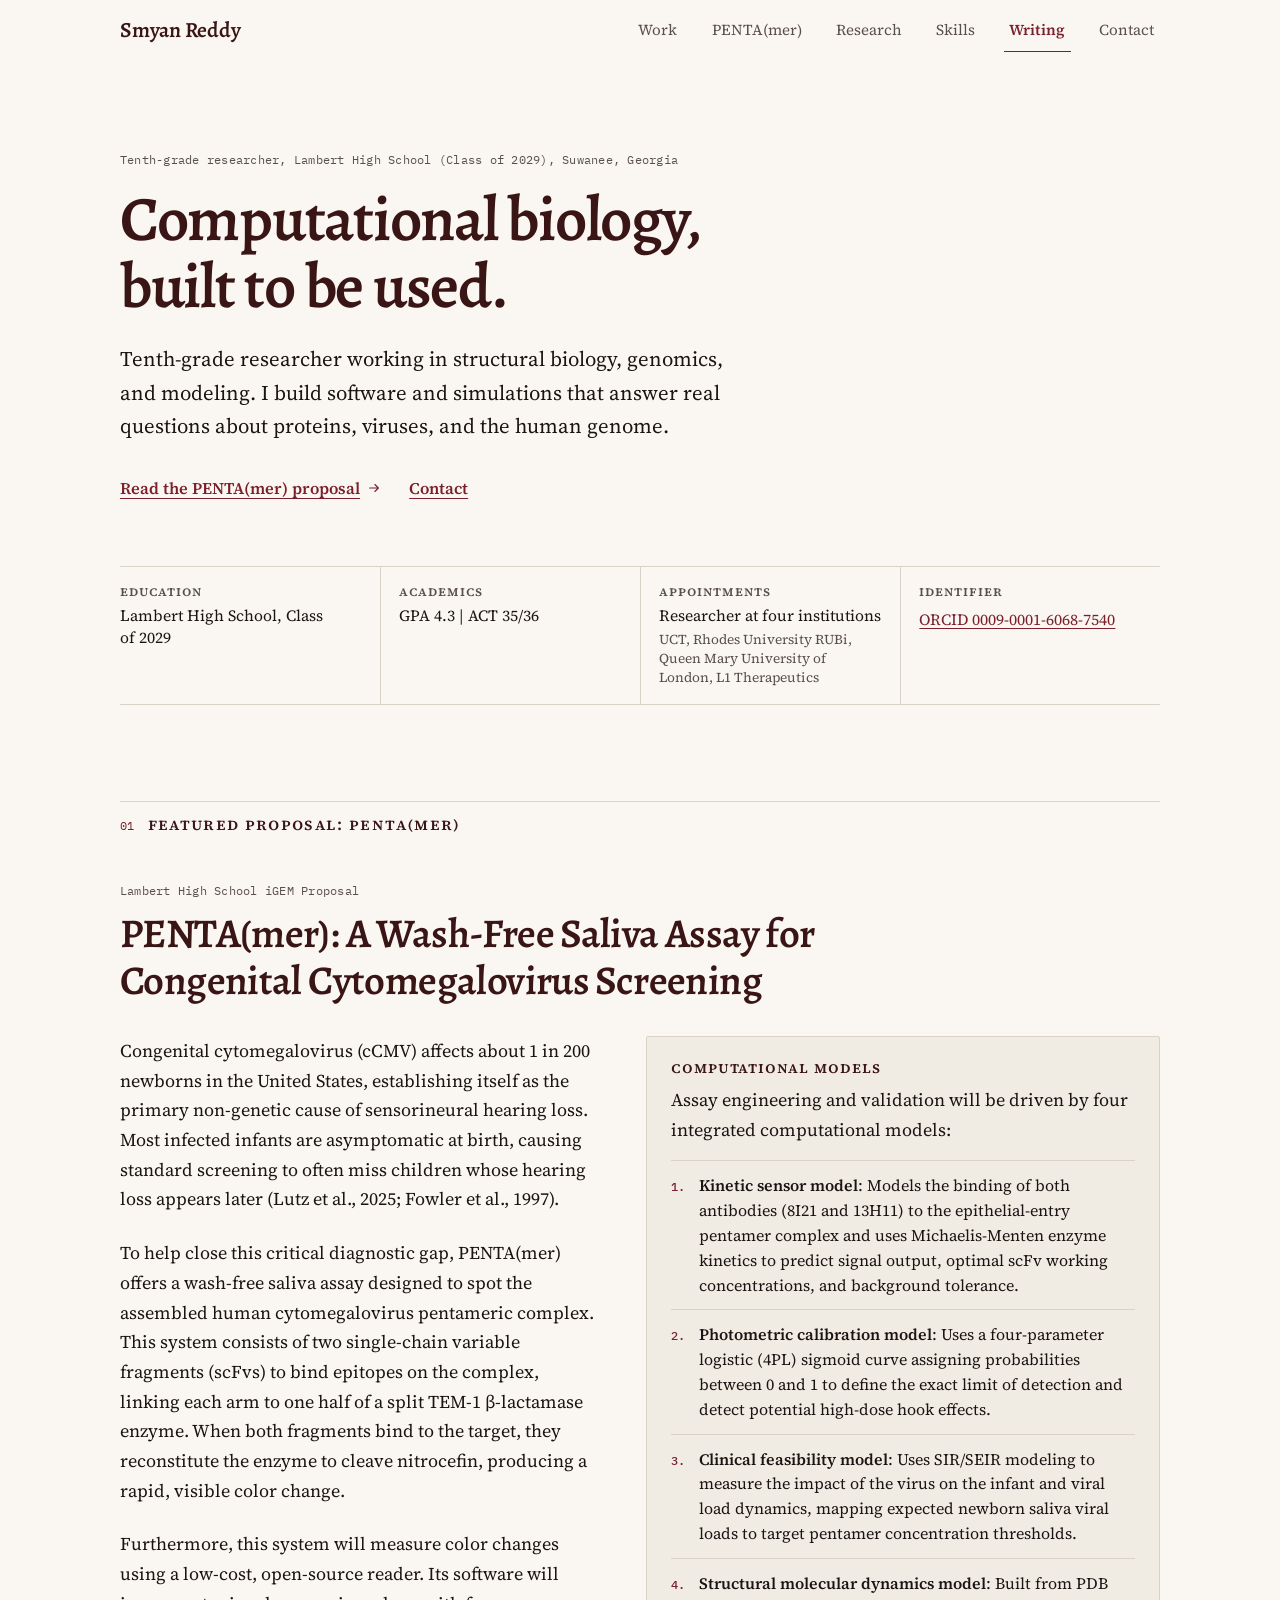
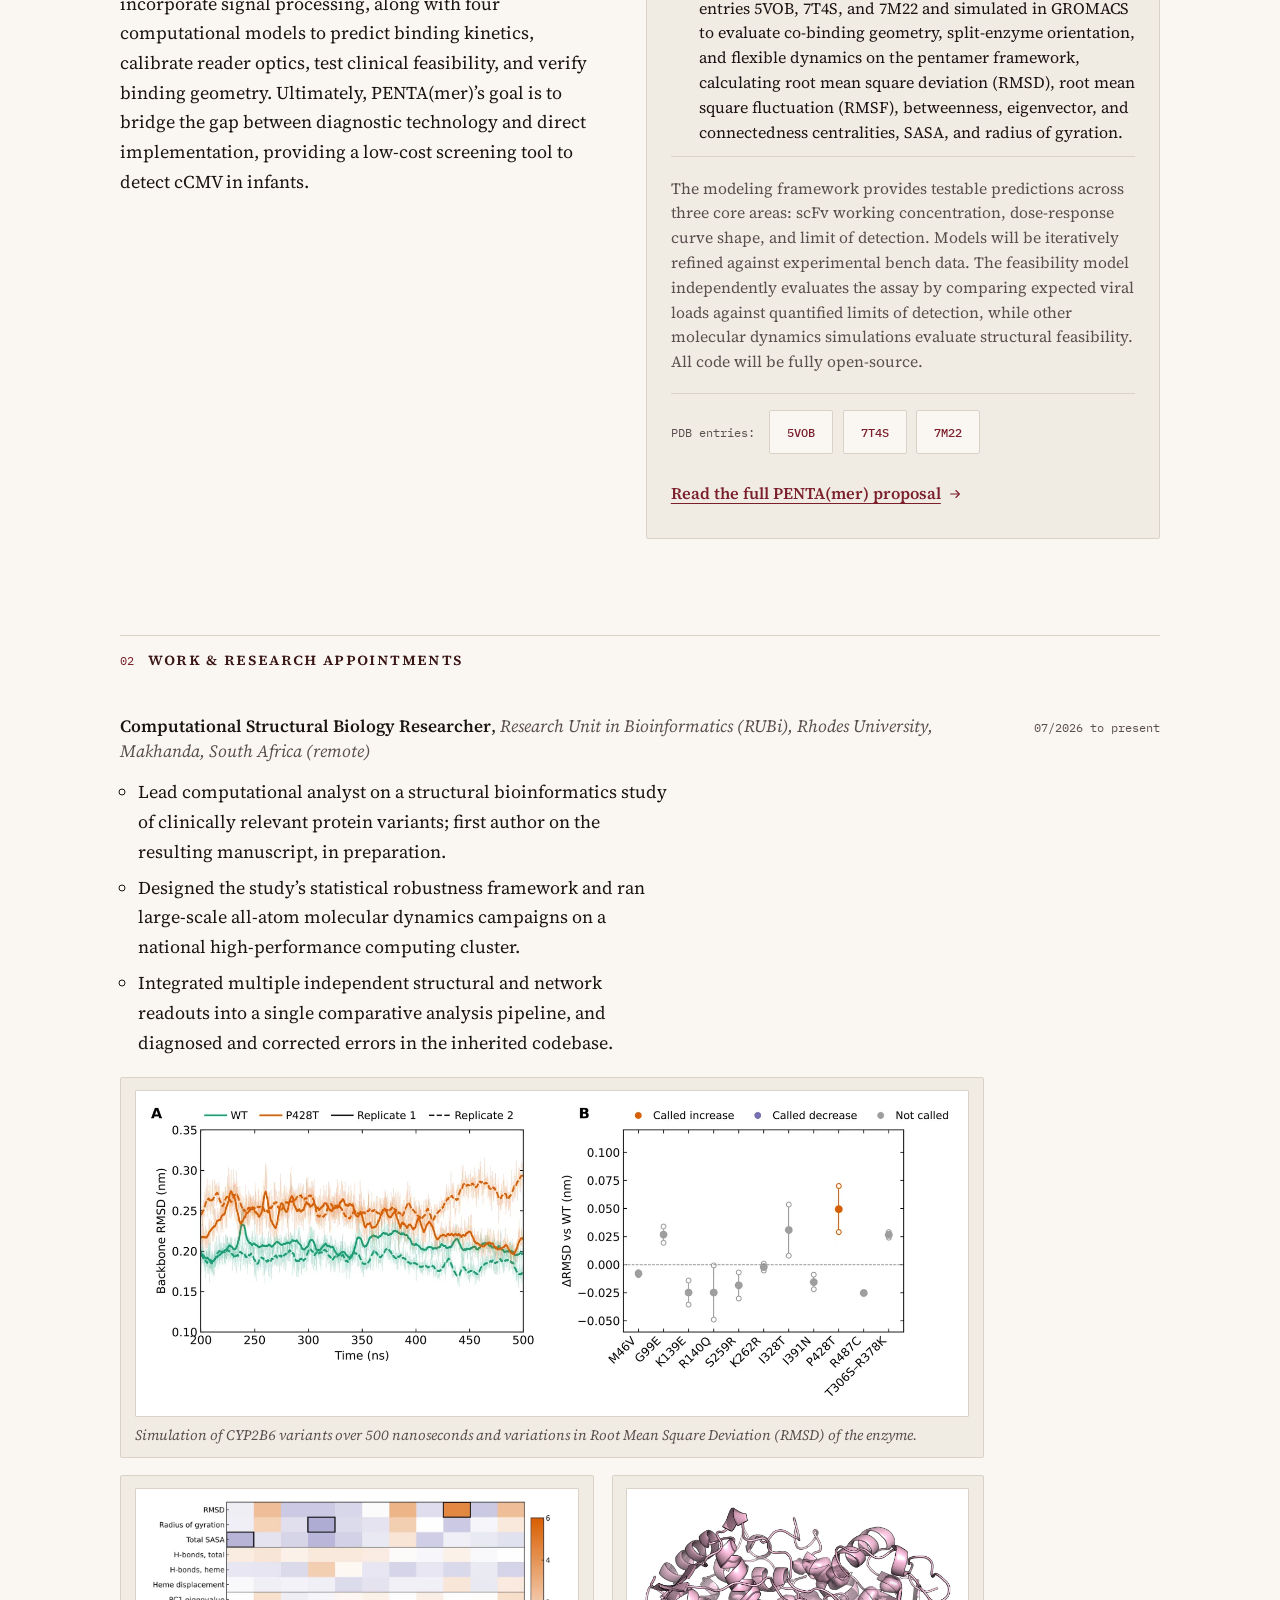
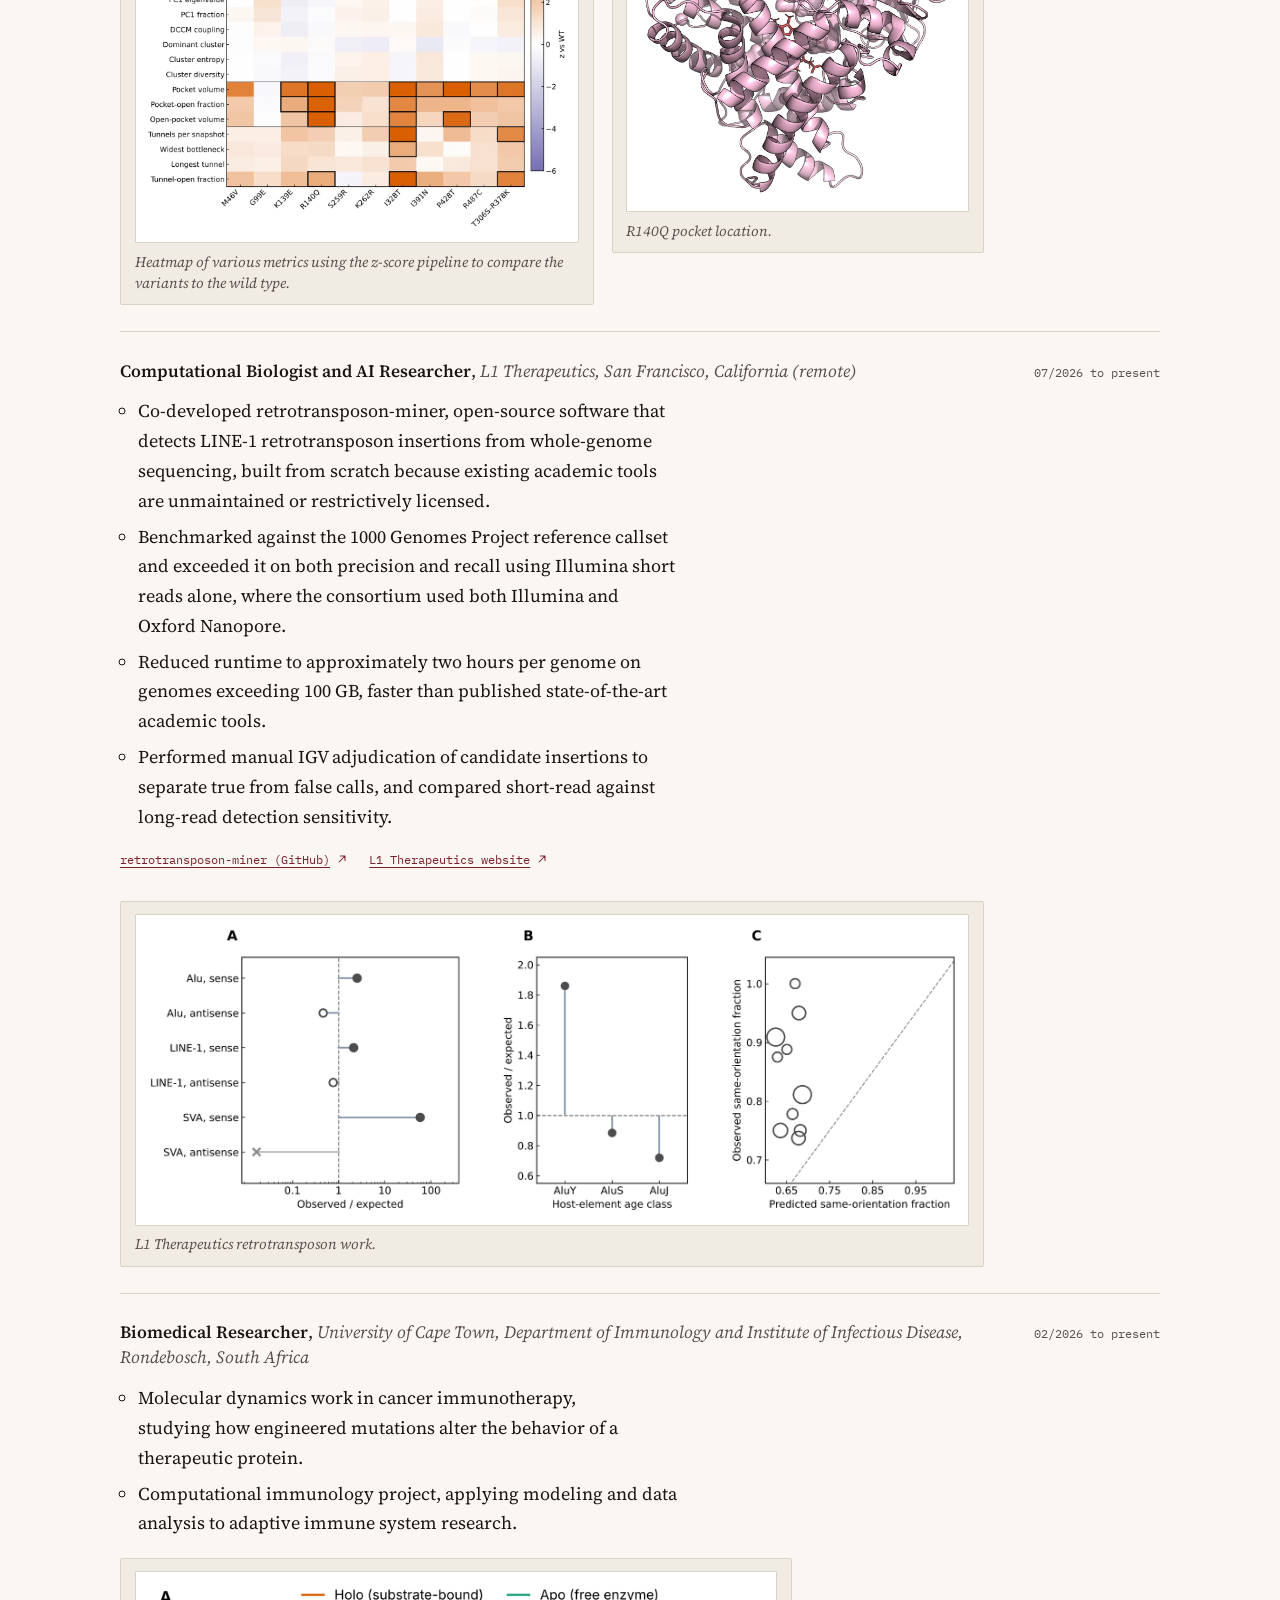
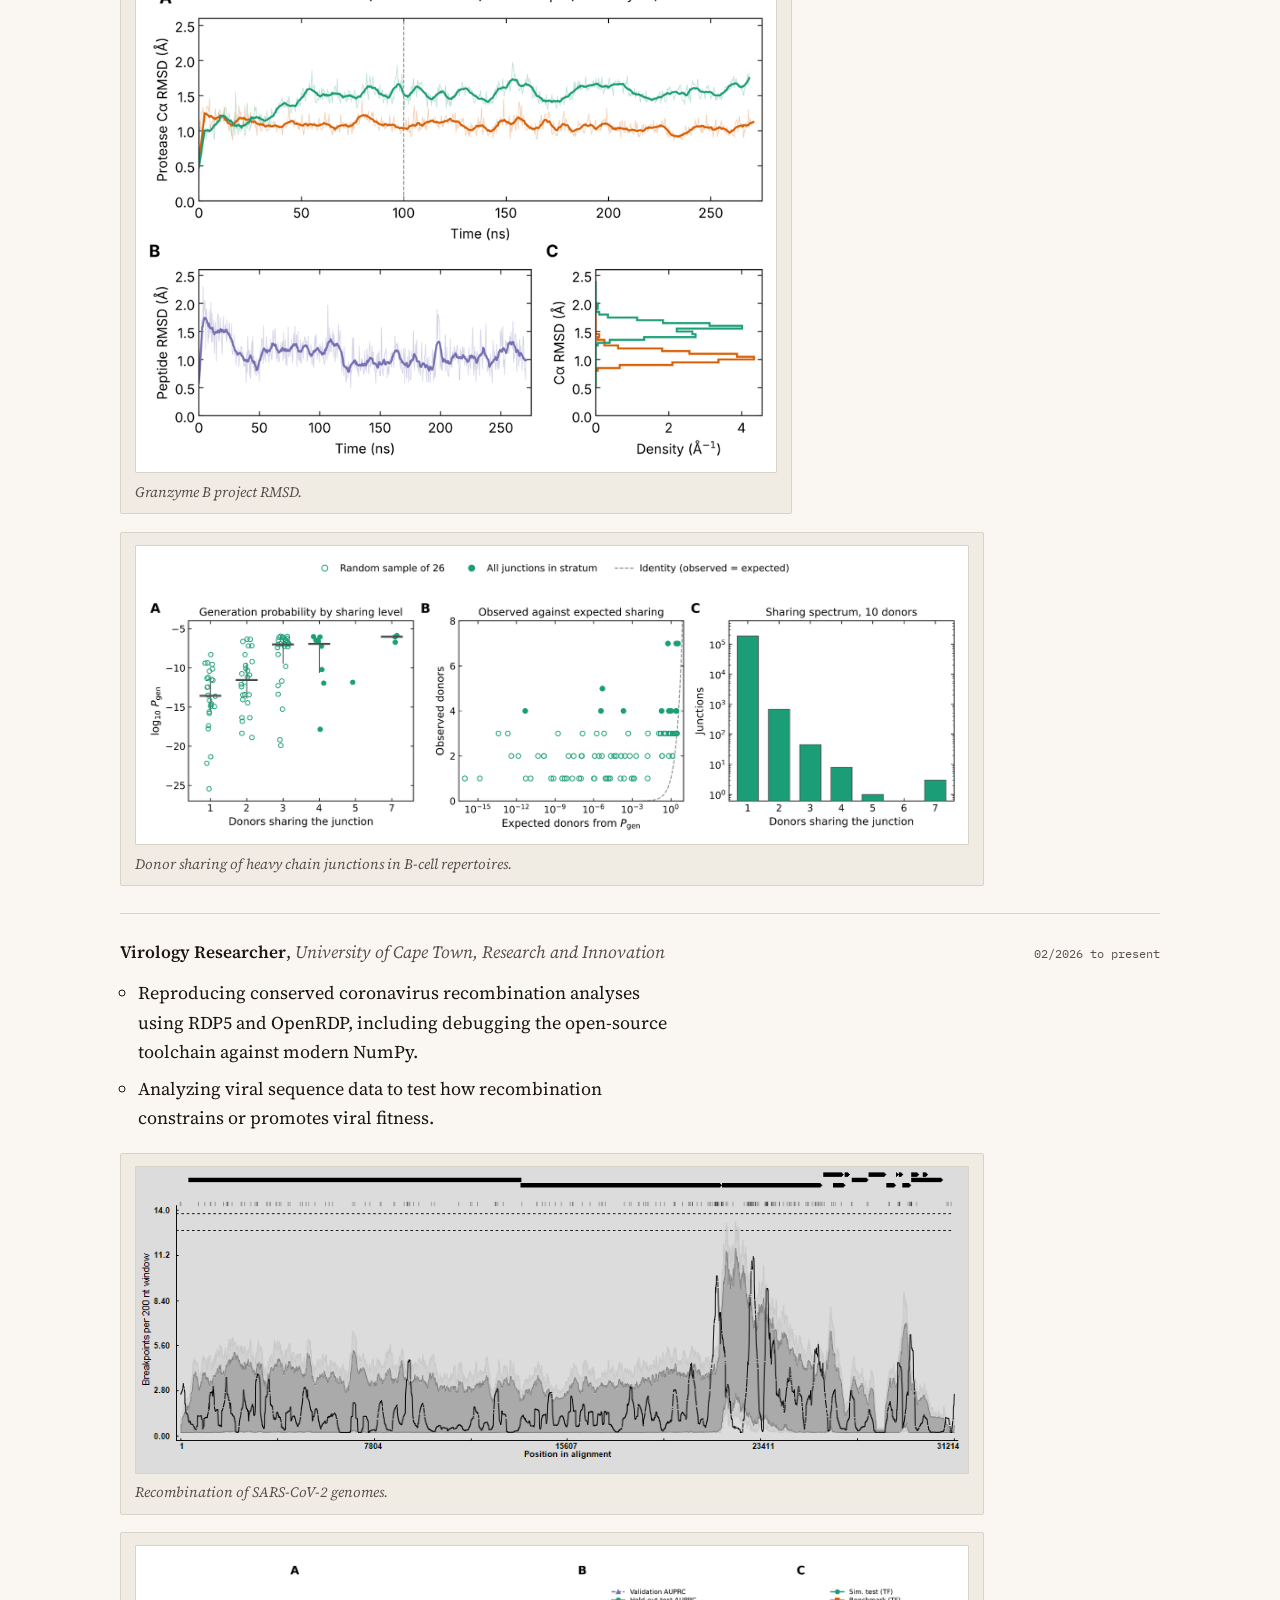
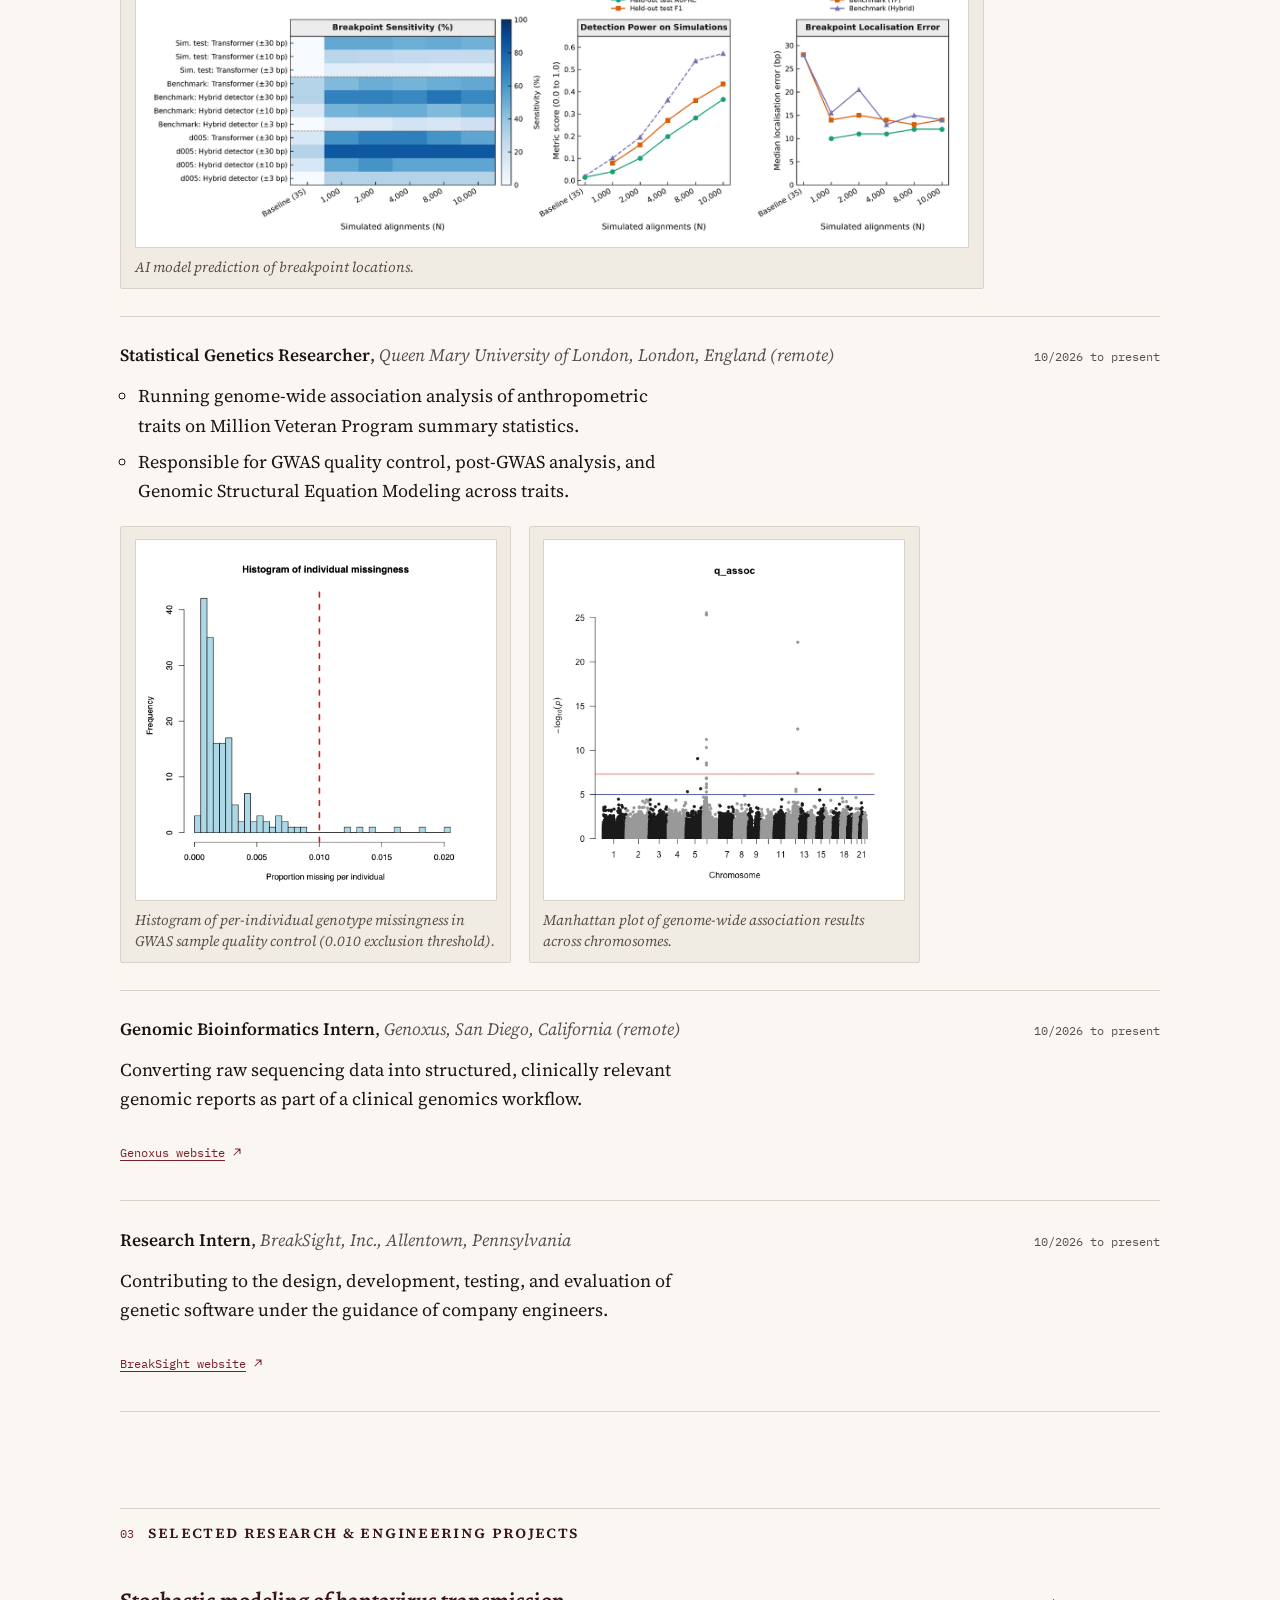
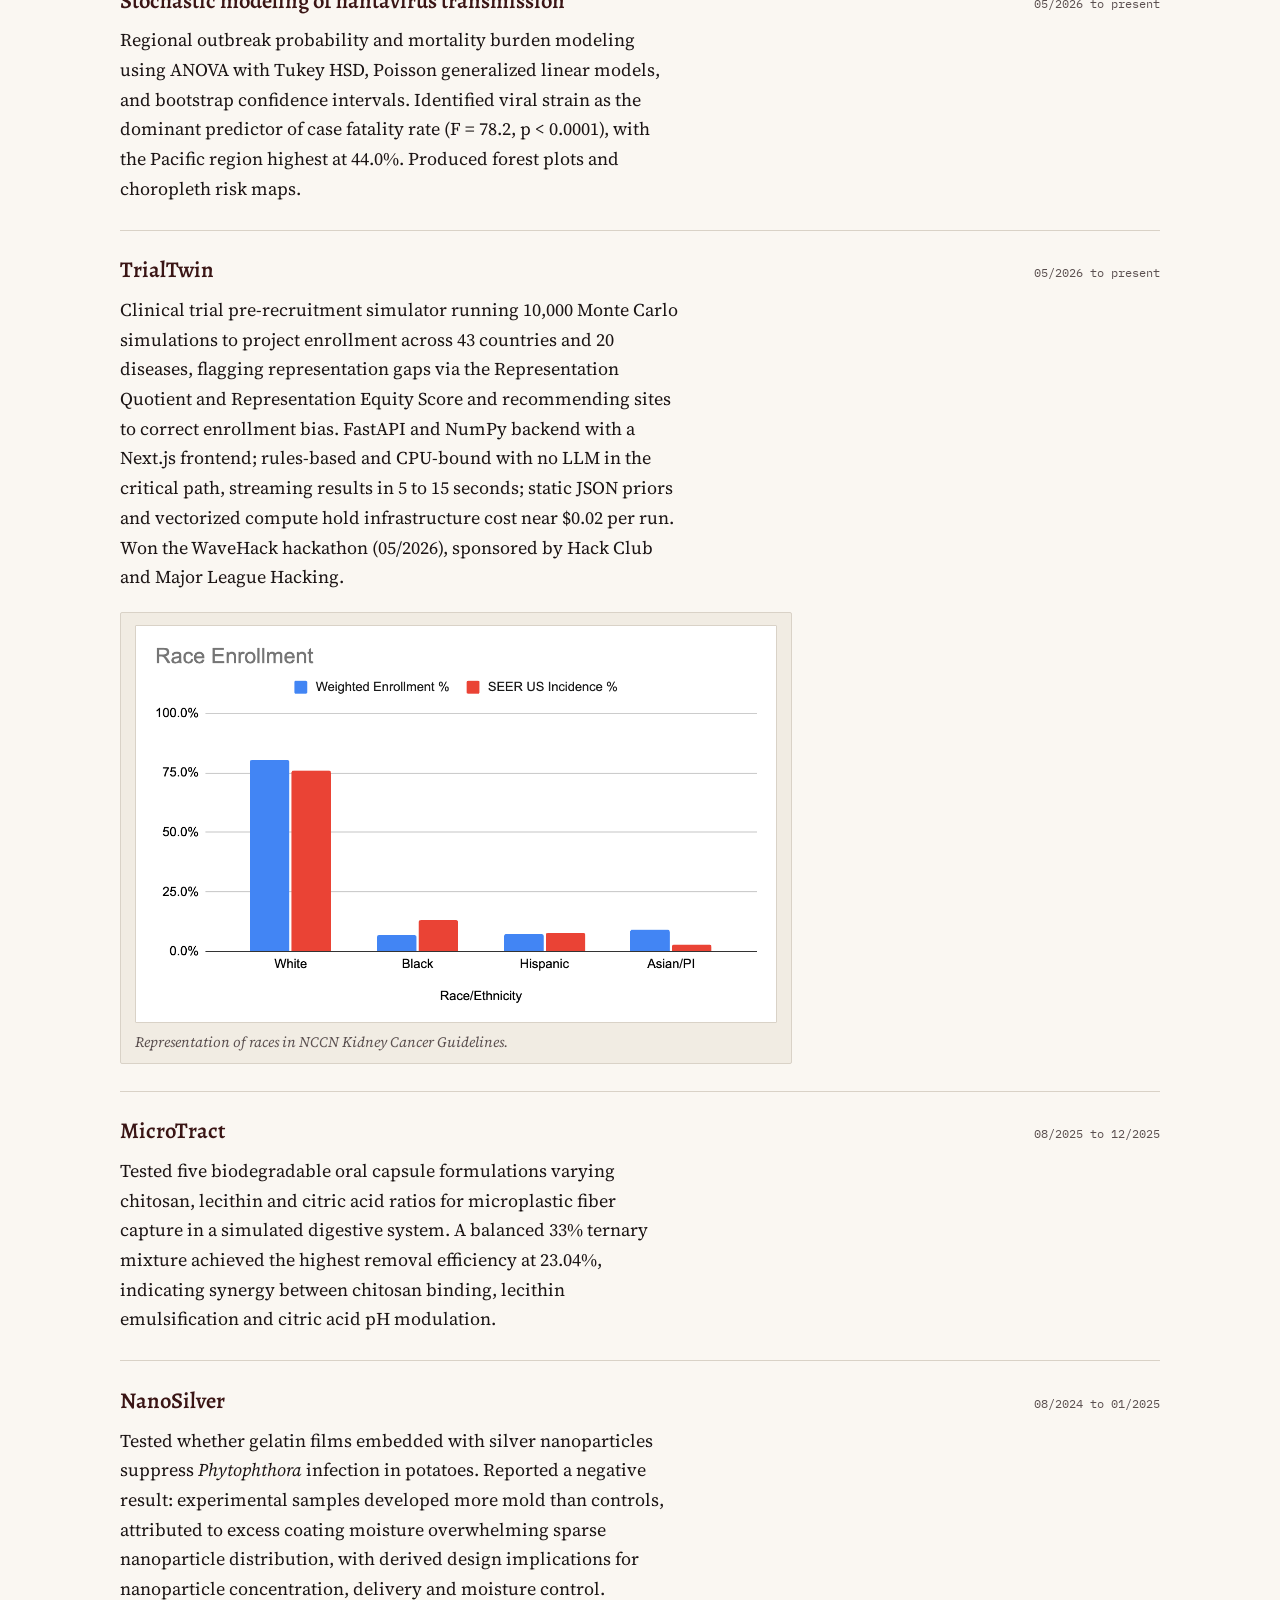
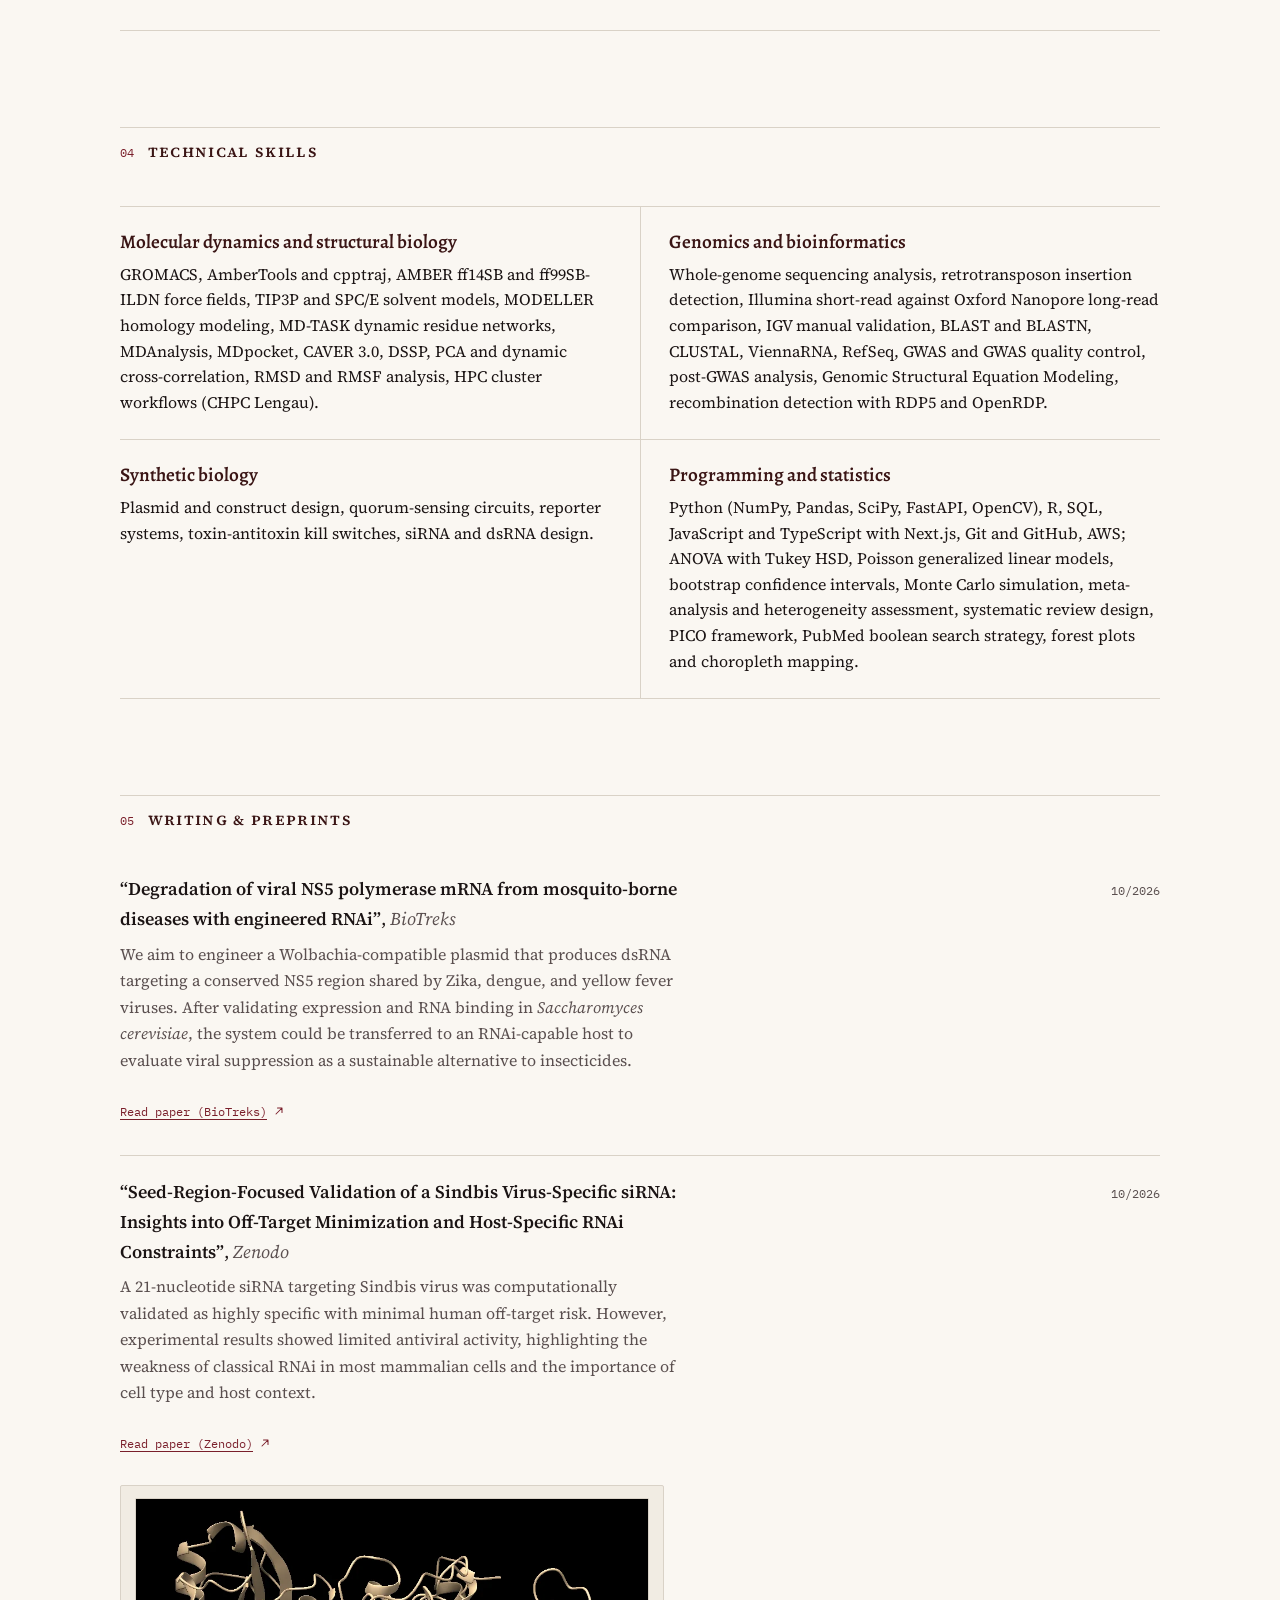
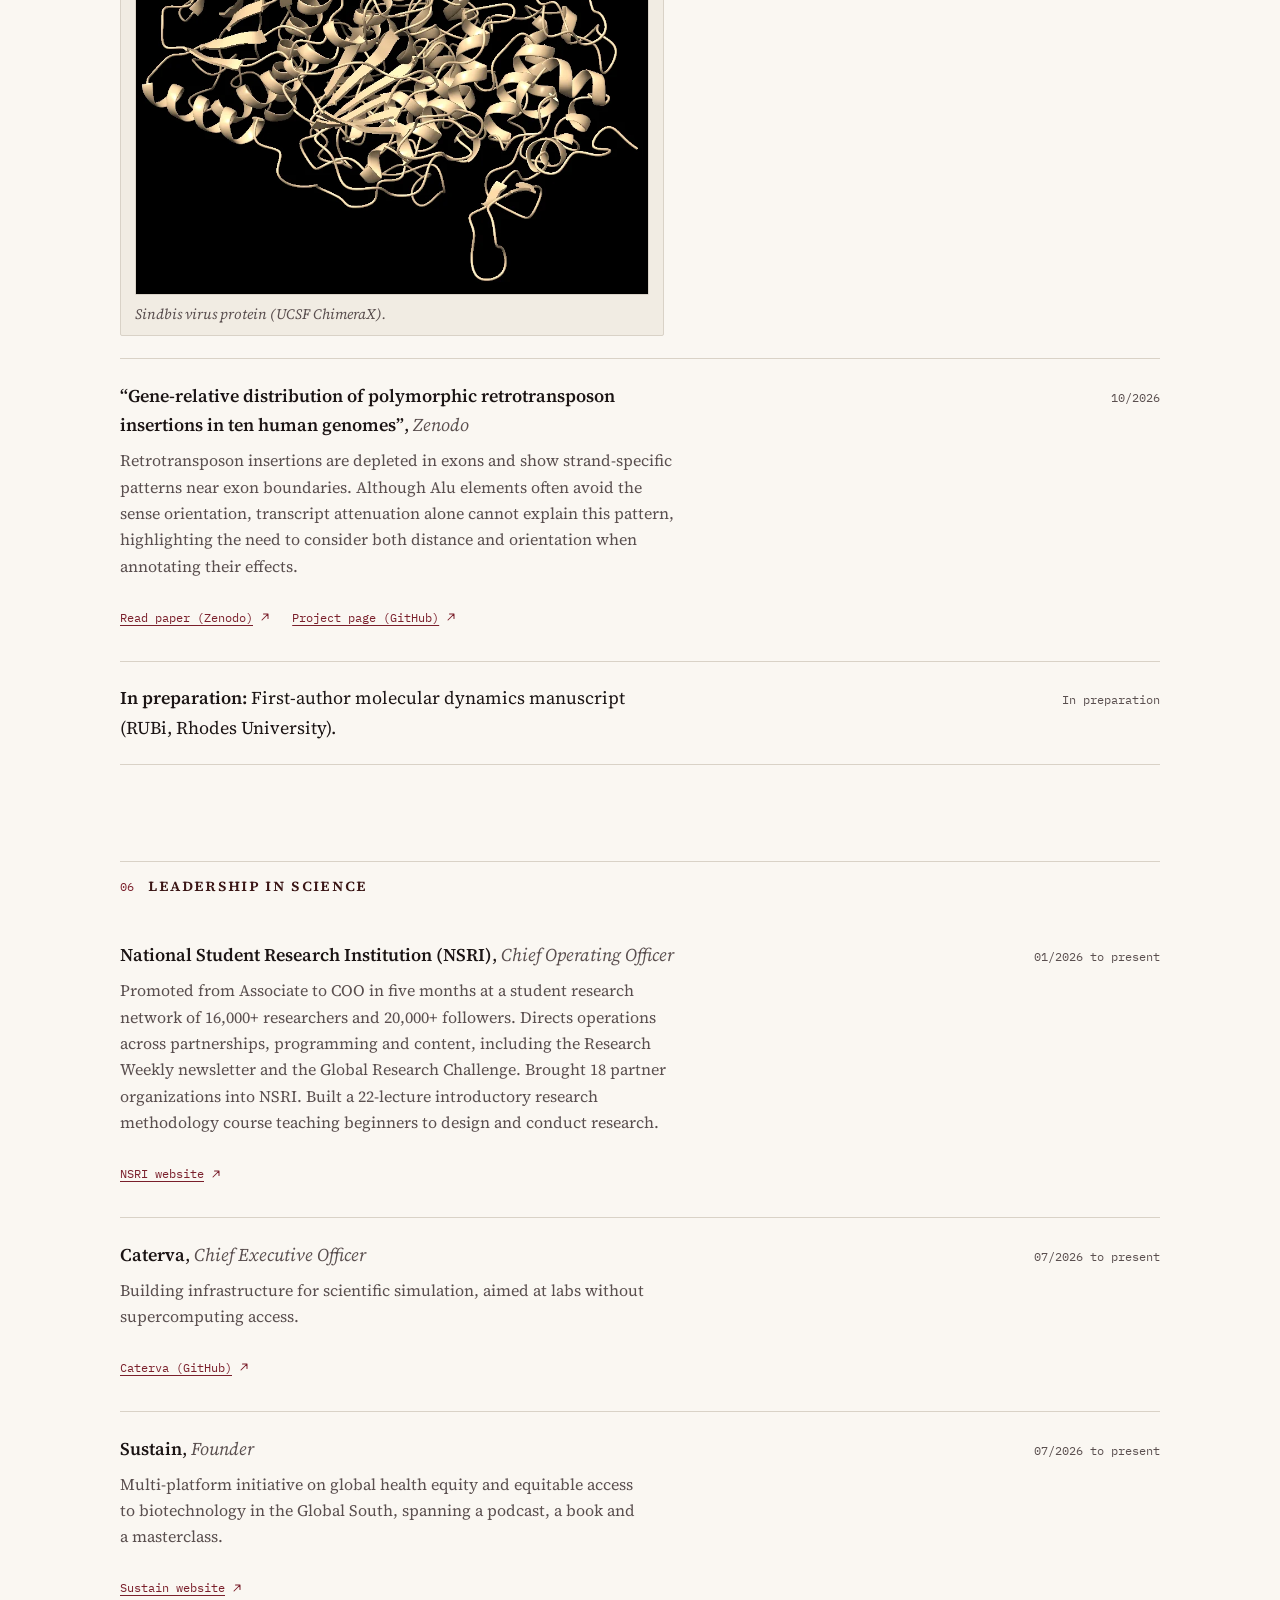
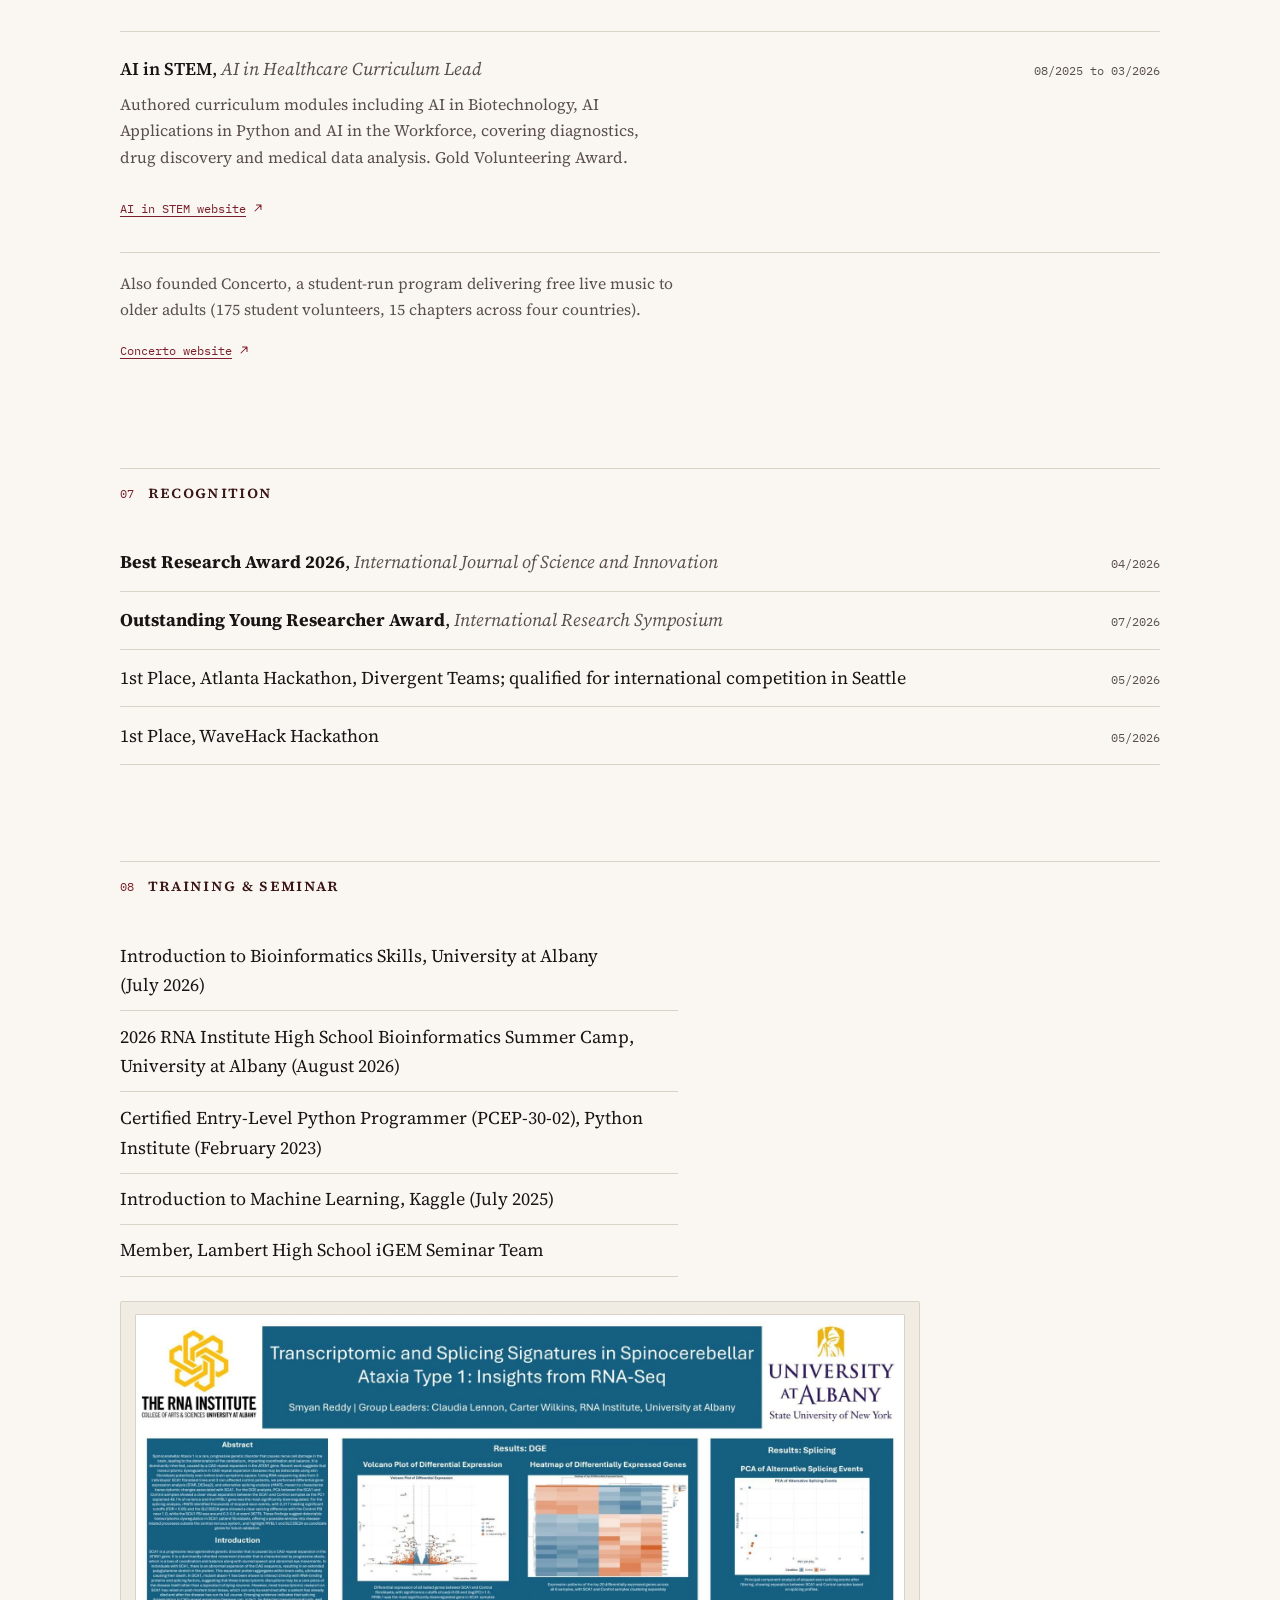
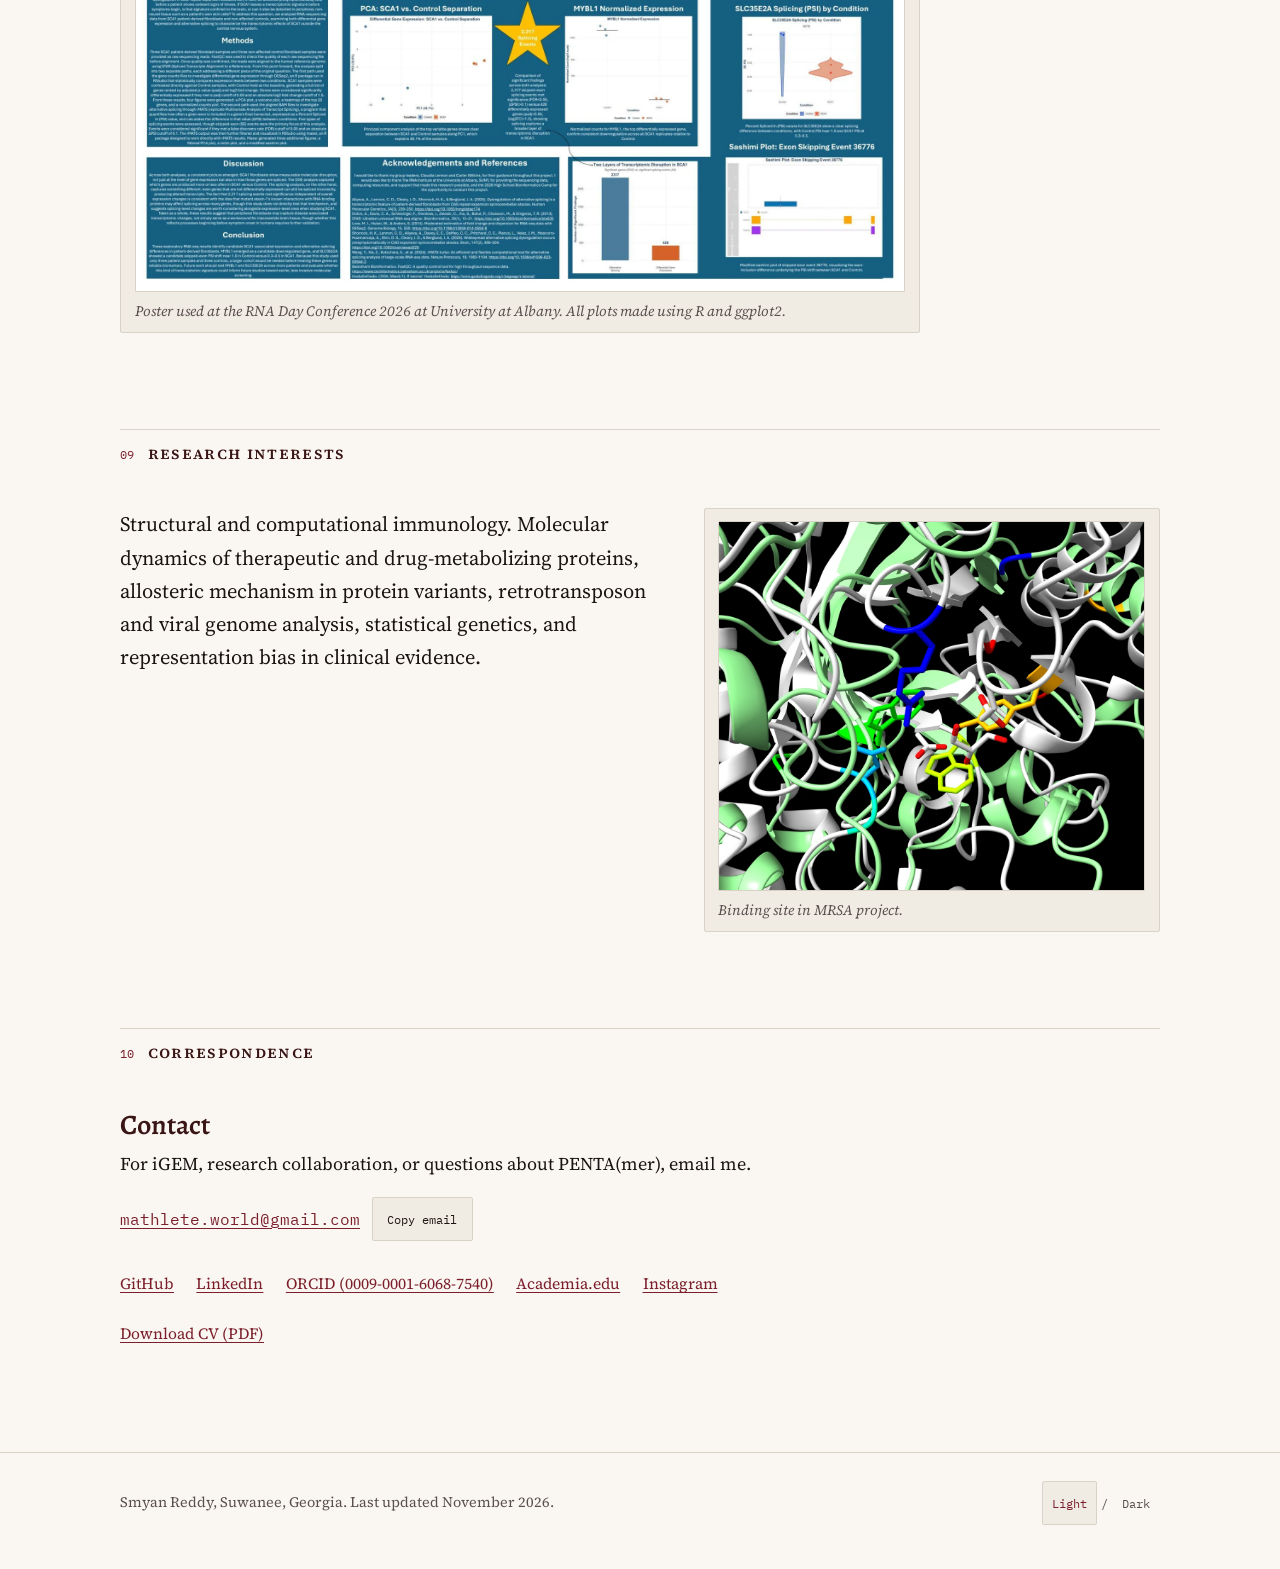
<file: index.html>
<!DOCTYPE html>
<html lang="en">
<head>
  <meta charset="utf-8">
  <meta name="viewport" content="width=device-width, initial-scale=1">
  <title>Smyan Reddy | Computational Biology Portfolio &amp; PENTA(mer) iGEM Proposal</title>
  <meta name="description" content="Research portfolio of Smyan Reddy, tenth-grade computational biology researcher at Lambert High School, featuring the proposed PENTA(mer) iGEM 2027 congenital CMV saliva assay.">
  <meta name="author" content="Smyan Reddy">

  <link rel="canonical" href="https://math12345678.github.io/portfolio/">
  <meta property="og:type" content="website">
  <meta property="og:title" content="Smyan Reddy | Computational Biology Portfolio &amp; PENTA(mer) iGEM Proposal">
  <meta property="og:description" content="Computational structural biology, genomics, modeling, and the PENTA(mer) iGEM 2027 proposal by Smyan Reddy.">
  <meta property="og:url" content="https://math12345678.github.io/portfolio/">
  <meta property="og:image" content="https://math12345678.github.io/portfolio/og-image.svg">
  <meta name="twitter:card" content="summary_large_image">
  <meta name="twitter:title" content="Smyan Reddy | Computational Biology Portfolio &amp; PENTA(mer) iGEM Proposal">
  <meta name="twitter:description" content="Computational structural biology, genomics, modeling, and the PENTA(mer) iGEM 2027 proposal by Smyan Reddy.">
  <meta name="twitter:image" content="https://math12345678.github.io/portfolio/og-image.svg">

  <link rel="icon" type="image/svg+xml" href="favicon.svg">

  <!-- Apply saved theme preference before first paint -->
  <script>
    (function () {
      try {
        var saved = window.localStorage.getItem("sr-theme");
        if (saved === "light" || saved === "dark") {
          document.documentElement.setAttribute("data-theme", saved);
        }
      } catch (e) {}
    })();
  </script>

  <!-- Google Fonts with preconnect and non-blocking swap -->
  <link rel="preconnect" href="https://fonts.googleapis.com">
  <link rel="preconnect" href="https://fonts.gstatic.com" crossorigin>
  <link rel="preload" as="style" href="https://fonts.googleapis.com/css2?family=Alegreya:ital,wght@0,500;0,600;0,700;1,400;1,500&amp;family=IBM+Plex+Mono:wght@400;500&amp;family=Source+Serif+4:ital,opsz,wght@0,8..60,400;0,8..60,600;1,8..60,400&amp;display=swap">
  <link rel="stylesheet" href="https://fonts.googleapis.com/css2?family=Alegreya:ital,wght@0,500;0,600;0,700;1,400;1,500&amp;family=IBM+Plex+Mono:wght@400;500&amp;family=Source+Serif+4:ital,opsz,wght@0,8..60,400;0,8..60,600;1,8..60,400&amp;display=swap" media="print" onload="this.media='all'">
  <noscript>
    <link rel="stylesheet" href="https://fonts.googleapis.com/css2?family=Alegreya:ital,wght@0,500;0,600;0,700;1,400;1,500&amp;family=IBM+Plex+Mono:wght@400;500&amp;family=Source+Serif+4:ital,opsz,wght@0,8..60,400;0,8..60,600;1,8..60,400&amp;display=swap">
  </noscript>

  <!-- Critical above-the-fold styles -->
  <style id="critical-css">
    :root{--paper:#FAF7F2;--paper-2:#F1ECE3;--ink:#1B1414;--ink-2:#5A4F4F;--rule:#D9D2C7;--maroon:#3A1515;--accent:#7A1F2B;--max-width:1120px;--measure:62ch;--gutter:clamp(1.25rem,4vw,2.5rem)}
    @media (prefers-color-scheme:dark){:root:not([data-theme="light"]){--paper:#14100F;--paper-2:#1E1817;--ink:#EDE6DC;--ink-2:#B9AEA2;--rule:#342B29;--maroon:#F4EDE4;--accent:#D98B93}}
    :root[data-theme="dark"]{--paper:#14100F;--paper-2:#1E1817;--ink:#EDE6DC;--ink-2:#B9AEA2;--rule:#342B29;--maroon:#F4EDE4;--accent:#D98B93}
    *,*::before,*::after{box-sizing:border-box}
    body{margin:0;background:var(--paper);color:var(--ink);font-family:"Source Serif 4",Georgia,serif;font-size:1.125rem;line-height:1.65}
    .container{width:100%;max-width:var(--max-width);margin-inline:auto;padding-inline:var(--gutter)}
  </style>
  <link rel="stylesheet" href="styles.css">

  <!-- Structured data: Person (no phone number or street address) -->
  <script type="application/ld+json">
  {
    "@context": "https://schema.org",
    "@type": "Person",
    "name": "Smyan Reddy",
    "email": "mailto:mathlete.world@gmail.com",
    "description": "Tenth-grade researcher, Lambert High School (Class of 2029), Suwanee, Georgia",
    "affiliation": {
      "@type": "EducationalOrganization",
      "name": "Lambert High School"
    },
    "sameAs": [
      "https://orcid.org/0009-0001-6068-7540",
      "https://github.com/math12345678",
      "https://www.linkedin.com/in/smyan-reddy/",
      "https://independent.academia.edu/SmyanReddy",
      "https://www.instagram.com/smyan.reddy/"
    ],
    "knowsAbout": [
      "computational structural biology",
      "molecular dynamics",
      "genomics",
      "synthetic biology",
      "biostatistics"
    ]
  }
  </script>
</head>
<body id="top">
  <a class="skip-link" href="#main-content">Skip to main content</a>

  <header class="site-header">
    <div class="container header-inner">
      <a class="wordmark" href="#top" data-bind="person.name">Smyan Reddy</a>
      <nav aria-label="Primary">
        <button id="nav-toggle" class="nav-toggle" type="button" aria-expanded="false" aria-controls="site-nav-list">Menu</button>
        <ul id="site-nav-list" class="nav-list">
          <li><a href="#work">Work</a></li>
          <li><a href="#penta-mer">PENTA(mer)</a></li>
          <li><a href="#research">Research</a></li>
          <li><a href="#skills">Skills</a></li>
          <li><a href="#writing">Writing</a></li>
          <li><a href="#contact">Contact</a></li>
        </ul>
      </nav>
    </div>
  </header>

  <main id="main-content">
    <!-- 1) HERO -->
    <section class="hero" aria-labelledby="hero-heading">
      <div class="container grid-12">
        <div class="hero-main">
          <p class="hero-kicker" data-bind="person.descriptor">Tenth-grade researcher, Lambert High School (Class of 2029), Suwanee, Georgia</p>
          <h1 id="hero-heading" data-bind="hero.headline">Computational biology, built to be used.</h1>
          <p class="hero-lead" data-bind="hero.description">Tenth-grade researcher working in structural biology, genomics, and modeling. I build software and simulations that answer real questions about proteins, viruses, and the human genome.</p>
          <div class="hero-links">
            <a class="text-action" href="#penta-mer">
              <span data-bind="hero.primaryLinkLabel">Read the PENTA(mer) proposal</span>
              <svg viewBox="0 0 16 16" aria-hidden="true" focusable="false">
                <path d="M3 8h10M9 4l4 4-4 4" stroke-linecap="round" stroke-linejoin="round"></path>
              </svg>
            </a>
            <a class="text-action" href="#contact">
              <span data-bind="hero.secondaryLinkLabel">Contact</span>
            </a>
          </div>
        </div>

        <!--
          TODO: Optional portrait slot.
          Place an authentic portrait photograph at /portrait.jpg and uncomment the container below when ready.
          <figure class="hero-portrait">
            <img src="portrait.jpg" alt="Portrait of Smyan Reddy">
          </figure>
        -->

        <ul class="facts-row" aria-label="Academic and research summary">
          <li>
            <span class="fact-label small-caps" data-bind="hero.facts.0.label">Education</span>
            <span class="fact-value" data-bind="hero.facts.0.value">Lambert High School, Class of 2029</span>
          </li>
          <li>
            <span class="fact-label small-caps" data-bind="hero.facts.1.label">Academics</span>
            <span class="fact-value" data-bind="hero.facts.1.value">GPA 4.3 | ACT 35/36</span>
          </li>
          <li>
            <span class="fact-label small-caps" data-bind="hero.facts.2.label">Appointments</span>
            <span class="fact-value" data-bind="hero.facts.2.value">Researcher at four institutions</span>
            <span class="fact-sub" data-bind="hero.facts.2.detail">UCT, Rhodes University RUBi, Queen Mary University of London, L1 Therapeutics</span>
          </li>
          <li>
            <span class="fact-label small-caps" data-bind="hero.facts.3.label">Identifier</span>
            <span class="fact-value">
              <a href="https://orcid.org/0009-0001-6068-7540" target="_blank" rel="noopener noreferrer" data-bind="hero.facts.3.value" data-bind-href="person.orcidUrl">ORCID 0009-0001-6068-7540</a>
            </span>
          </li>
        </ul>
      </div>
    </section>

    <!-- 2) FEATURED: PENTA(mer) (iGEM 2027 PROPOSAL) -->
    <section id="penta-mer" class="section reveal-section" aria-labelledby="sec-pentamer-title">
      <div class="container">
        <div class="section-rule">
          <div class="section-heading-group">
            <span class="section-num">01</span>
            <h2 id="sec-pentamer-title" class="section-title">Featured Proposal: PENTA(mer)</h2>
          </div>
        </div>

        <div class="pentamer-header">
          <p class="status-line" data-bind="pentamer.statusTag">Lambert High School iGEM Proposal</p>
          <h3 class="pentamer-display-title" data-bind="pentamer.title">PENTA(mer): A Wash-Free Saliva Assay for Congenital Cytomegalovirus Screening</h3>
        </div>

        <div class="pentamer-spread">
          <!-- Left column: verbatim abstract lines from written proposal -->
          <div class="pentamer-prose">
            <div class="prose-block">
              <p data-bind="pentamer.abstractProblem">Congenital cytomegalovirus (cCMV) affects about 1 in 200 newborns in the United States, establishing itself as the primary non-genetic cause of sensorineural hearing loss. Most infected infants are asymptomatic at birth, causing standard screening to often miss children whose hearing loss appears later (Lutz et al., 2025; Fowler et al., 1997).</p>
            </div>

            <div class="prose-block">
              <p data-bind="pentamer.abstractAssay">To help close this critical diagnostic gap, PENTA(mer) offers a wash-free saliva assay designed to spot the assembled human cytomegalovirus pentameric complex. This system consists of two single-chain variable fragments (scFvs) to bind epitopes on the complex, linking each arm to one half of a split TEM-1 &#946;-lactamase enzyme. When both fragments bind to the target, they reconstitute the enzyme to cleave nitrocefin, producing a rapid, visible color change.</p>
            </div>

            <div class="prose-block">
              <p data-bind="pentamer.abstractReaderAndGoal">Furthermore, this system will measure color changes using a low-cost, open-source reader. Its software will incorporate signal processing, along with four computational models to predict binding kinetics, calibrate reader optics, test clinical feasibility, and verify binding geometry. Ultimately, PENTA(mer)&#8217;s goal is to bridge the gap between diagnostic technology and direct implementation, providing a low-cost screening tool to detect cCMV in infants.</p>
            </div>
          </div>

          <!-- Right column: focus on the four integrated computational models -->
          <div class="pentamer-models-panel">
            <h4 class="prose-subhead" data-bind="pentamer.modelsHeading">Computational models</h4>
            <p data-bind="pentamer.modelsIntro">Assay engineering and validation will be driven by four integrated computational models:</p>

            <ol class="model-list">
              <li>
                <span class="model-code"><span data-bind="pentamer.models.0.num">1</span>.</span>
                <span><strong class="model-item-name" data-bind="pentamer.models.0.name">Kinetic sensor model</strong>: <span data-bind="pentamer.models.0.text">Models the binding of both antibodies (8I21 and 13H11) to the epithelial-entry pentamer complex and uses Michaelis-Menten enzyme kinetics to predict signal output, optimal scFv working concentrations, and background tolerance.</span></span>
              </li>
              <li>
                <span class="model-code"><span data-bind="pentamer.models.1.num">2</span>.</span>
                <span><strong class="model-item-name" data-bind="pentamer.models.1.name">Photometric calibration model</strong>: <span data-bind="pentamer.models.1.text">Uses a four-parameter logistic (4PL) sigmoid curve assigning probabilities between 0 and 1 to define the exact limit of detection and detect potential high-dose hook effects.</span></span>
              </li>
              <li>
                <span class="model-code"><span data-bind="pentamer.models.2.num">3</span>.</span>
                <span><strong class="model-item-name" data-bind="pentamer.models.2.name">Clinical feasibility model</strong>: <span data-bind="pentamer.models.2.text">Uses SIR/SEIR modeling to measure the impact of the virus on the infant and viral load dynamics, mapping expected newborn saliva viral loads to target pentamer concentration thresholds.</span></span>
              </li>
              <li>
                <span class="model-code"><span data-bind="pentamer.models.3.num">4</span>.</span>
                <span><strong class="model-item-name" data-bind="pentamer.models.3.name">Structural molecular dynamics model</strong>: <span data-bind="pentamer.models.3.text">Built from PDB entries 5VOB, 7T4S, and 7M22 and simulated in GROMACS to evaluate co-binding geometry, split-enzyme orientation, and flexible dynamics on the pentamer framework, calculating root mean square deviation (RMSD), root mean square fluctuation (RMSF), betweenness, eigenvector, and connectedness centralities, SASA, and radius of gyration.</span></span>
              </li>
            </ol>

            <p class="models-note" data-bind="pentamer.modelsFramework">The modeling framework provides testable predictions across three core areas: scFv working concentration, dose-response curve shape, and limit of detection. Models will be iteratively refined against experimental bench data. The feasibility model independently evaluates the assay by comparing expected viral loads against quantified limits of detection, while other molecular dynamics simulations evaluate structural feasibility. All code will be fully open-source.</p>

            <!-- TODO: Add computational modeling code links and simulation outputs here when ready -->

            <div class="pdb-row">
              <span class="pdb-row-label">PDB entries:</span>
              <ul class="pdb-list">
                <li>
                  <a class="pdb-link" href="https://www.rcsb.org/structure/5VOB" target="_blank" rel="noopener noreferrer" data-bind="pentamer.pdbStructures.0.id" data-bind-href="pentamer.pdbStructures.0.url">5VOB</a>
                </li>
                <li>
                  <a class="pdb-link" href="https://www.rcsb.org/structure/7T4S" target="_blank" rel="noopener noreferrer" data-bind="pentamer.pdbStructures.1.id" data-bind-href="pentamer.pdbStructures.1.url">7T4S</a>
                </li>
                <li>
                  <a class="pdb-link" href="https://www.rcsb.org/structure/7M22" target="_blank" rel="noopener noreferrer" data-bind="pentamer.pdbStructures.2.id" data-bind-href="pentamer.pdbStructures.2.url">7M22</a>
                </li>
              </ul>
            </div>

            <p class="pentamer-brief-cta">
              <a class="text-action" href="penta-mer/">
                <span>Read the full PENTA(mer) proposal</span>
                <svg viewBox="0 0 16 16" aria-hidden="true" focusable="false">
                  <path d="M3 8h10M9 4l4 4-4 4" stroke-linecap="round" stroke-linejoin="round"></path>
                </svg>
              </a>
            </p>
          </div>
        </div>
      </div>
    </section>

    <!-- 3) RESEARCH (the "Work" section) -->
    <section id="work" class="section reveal-section" aria-labelledby="sec-work-title">
      <div class="container">
        <div class="section-rule">
          <div class="section-heading-group">
            <span class="section-num">02</span>
            <h2 id="sec-work-title" class="section-title">Work &amp; Research Appointments</h2>
          </div>
        </div>

        <ul class="work-list">
          <!-- a) RUBi, Rhodes University -->
          <li class="work-entry">
            <div class="work-head">
              <strong class="work-role" data-bind="work.0.role">Computational Structural Biology Researcher</strong>,
              <em class="work-org" data-bind="work.0.org">Research Unit in Bioinformatics (RUBi), Rhodes University, Makhanda, South Africa (remote)</em>
            </div>
            <div class="work-dates" data-bind="work.0.dates">07/2026 to present</div>
            <div class="work-body">
              <ul class="work-bullets">
                <li data-bind="work.0.bullets.0">Lead computational analyst on a structural bioinformatics study of clinically relevant protein variants; first author on the resulting manuscript, in preparation.</li>
                <li data-bind="work.0.bullets.1">Designed the study&#8217;s statistical robustness framework and ran large-scale all-atom molecular dynamics campaigns on a national high-performance computing cluster.</li>
                <li data-bind="work.0.bullets.2">Integrated multiple independent structural and network readouts into a single comparative analysis pipeline, and diagnosed and corrected errors in the inherited codebase.</li>
              </ul>
            </div>

            <div class="entry-figures">
              <figure class="portfolio-figure">
                <div class="figure-media">
                  <img src="assets/figures/cyp2b6-rmsd.webp" width="1568" height="590" loading="lazy" decoding="async" alt="Backbone RMSD trajectories and variant delta-RMSD comparisons from 500-nanosecond CYP2B6 molecular dynamics simulations">
                </div>
                <figcaption data-bind="work.0.figures.0">Simulation of CYP2B6 variants over 500 nanoseconds and variations in Root Mean Square Deviation (RMSD) of the enzyme.</figcaption>
              </figure>

              <div class="figure-pair">
                <figure class="portfolio-figure">
                  <div class="figure-media">
                    <img src="assets/figures/variant-zscore-heatmap.webp" width="1232" height="971" loading="lazy" decoding="async" alt="Z-score heatmap comparing structural, pocket, and tunnel metrics across CYP2B6 variants relative to wild type">
                  </div>
                  <figcaption data-bind="work.0.figures.1">Heatmap of various metrics using the z-score pipeline to compare the variants to the wild type.</figcaption>
                </figure>

                <figure class="portfolio-figure">
                  <div class="figure-media">
                    <img src="assets/figures/r140q-pocket.webp" width="1200" height="1127" loading="lazy" decoding="async" alt="Three-dimensional ribbon structure highlighting the R140Q pocket location">
                  </div>
                  <figcaption data-bind="work.0.figures.2">R140Q pocket location.</figcaption>
                </figure>
              </div>
            </div>
          </li>

          <!-- b) L1 Therapeutics -->
          <li class="work-entry">
            <div class="work-head">
              <strong class="work-role" data-bind="work.1.role">Computational Biologist and AI Researcher</strong>,
              <em class="work-org" data-bind="work.1.org">L1 Therapeutics, San Francisco, California (remote)</em>
            </div>
            <div class="work-dates" data-bind="work.1.dates">07/2026 to present</div>
            <div class="work-body">
              <ul class="work-bullets">
                <li data-bind="work.1.bullets.0">Co-developed retrotransposon-miner, open-source software that detects LINE-1 retrotransposon insertions from whole-genome sequencing, built from scratch because existing academic tools are unmaintained or restrictively licensed.</li>
                <li data-bind="work.1.bullets.1">Benchmarked against the 1000 Genomes Project reference callset and exceeded it on both precision and recall using Illumina short reads alone, where the consortium used both Illumina and Oxford Nanopore.</li>
                <li data-bind="work.1.bullets.2">Reduced runtime to approximately two hours per genome on genomes exceeding 100 GB, faster than published state-of-the-art academic tools.</li>
                <li data-bind="work.1.bullets.3">Performed manual IGV adjudication of candidate insertions to separate true from false calls, and compared short-read against long-read detection sensitivity.</li>
              </ul>
              <div class="entry-links">
                <a class="entry-link" href="https://github.com/L1-Therapeutics/retrotransposon-miner" target="_blank" rel="noopener noreferrer" data-bind-href="work.1.repoUrl">
                  <span>retrotransposon-miner (GitHub)</span>
                  <svg viewBox="0 0 16 16" aria-hidden="true" focusable="false"><path d="M4 12L12 4M6 4h6v6" stroke-linecap="round" stroke-linejoin="round"></path></svg>
                </a>
                <a class="entry-link" href="https://l1tx.com/" target="_blank" rel="noopener noreferrer" data-bind-href="work.1.orgUrl">
                  <span>L1 Therapeutics website</span>
                  <svg viewBox="0 0 16 16" aria-hidden="true" focusable="false"><path d="M4 12L12 4M6 4h6v6" stroke-linecap="round" stroke-linejoin="round"></path></svg>
                </a>
              </div>
            </div>

            <div class="entry-figures">
              <figure class="portfolio-figure">
                <div class="figure-media">
                  <img src="assets/figures/l1-retrotransposon.webp" width="1800" height="645" loading="lazy" decoding="async" alt="Three-panel plot of Alu, LINE-1, and SVA sense and antisense enrichment, Alu age classes, and same-orientation fractions">
                </div>
                <figcaption data-bind="work.1.figures.0">L1 Therapeutics retrotransposon work.</figcaption>
              </figure>
            </div>
          </li>

          <!-- c) UCT Immunology -->
          <li class="work-entry">
            <div class="work-head">
              <strong class="work-role" data-bind="work.2.role">Biomedical Researcher</strong>,
              <em class="work-org" data-bind="work.2.org">University of Cape Town, Department of Immunology and Institute of Infectious Disease, Rondebosch, South Africa</em>
            </div>
            <div class="work-dates" data-bind="work.2.dates">02/2026 to present</div>
            <div class="work-body">
              <ul class="work-bullets">
                <li data-bind="work.2.bullets.0">Molecular dynamics work in cancer immunotherapy, studying how engineered mutations alter the behavior of a therapeutic protein.</li>
                <li data-bind="work.2.bullets.1">Computational immunology project, applying modeling and data analysis to adaptive immune system research.</li>
              </ul>
            </div>

            <div class="entry-figures">
              <figure class="portfolio-figure portfolio-figure--medium">
                <div class="figure-media">
                  <img src="assets/figures/granzyme-b-rmsd.webp" width="1600" height="1238" loading="lazy" decoding="async" alt="Granzyme B holo and apo protease alpha-carbon RMSD trajectories, peptide RMSD, and RMSD density distributions">
                </div>
                <figcaption data-bind="work.2.figures.0">Granzyme B project RMSD.</figcaption>
              </figure>

              <figure class="portfolio-figure">
                <div class="figure-media">
                  <img src="assets/figures/bcell-junction-sharing.webp" width="1800" height="621" loading="lazy" decoding="async" alt="Generation probability by sharing level, observed against expected donor sharing, and 10-donor sharing spectrum in B-cell repertoires">
                </div>
                <figcaption data-bind="work.2.figures.1">Donor sharing of heavy chain junctions in B-cell repertoires.</figcaption>
              </figure>
            </div>
          </li>

          <!-- d) UCT Virology -->
          <li class="work-entry">
            <div class="work-head">
              <strong class="work-role" data-bind="work.3.role">Virology Researcher</strong>,
              <em class="work-org" data-bind="work.3.org">University of Cape Town, Research and Innovation</em>
            </div>
            <div class="work-dates" data-bind="work.3.dates">02/2026 to present</div>
            <div class="work-body">
              <ul class="work-bullets">
                <li data-bind="work.3.bullets.0">Reproducing conserved coronavirus recombination analyses using RDP5 and OpenRDP, including debugging the open-source toolchain against modern NumPy.</li>
                <li data-bind="work.3.bullets.1">Analyzing viral sequence data to test how recombination constrains or promotes viral fitness.</li>
              </ul>
            </div>

            <div class="entry-figures">
              <figure class="portfolio-figure">
                <div class="figure-media figure-media--flush">
                  <img src="assets/figures/sarscov2-recombination.webp" width="937" height="344" loading="lazy" decoding="async" alt="Recombination breakpoint distribution per 200-nucleotide window across SARS-CoV-2 genome alignments">
                </div>
                <figcaption data-bind="work.3.figures.0">Recombination of SARS-CoV-2 genomes.</figcaption>
              </figure>

              <figure class="portfolio-figure">
                <div class="figure-media">
                  <img src="assets/figures/breakpoint-ai-model.webp" width="1800" height="626" loading="lazy" decoding="async" alt="Breakpoint sensitivity heatmap, simulation detection power curves, and median breakpoint localisation error">
                </div>
                <figcaption data-bind="work.3.figures.1">AI model prediction of breakpoint locations.</figcaption>
              </figure>
            </div>
          </li>

          <!-- e) Queen Mary University of London -->
          <li class="work-entry">
            <div class="work-head">
              <strong class="work-role" data-bind="work.4.role">Statistical Genetics Researcher</strong>,
              <em class="work-org" data-bind="work.4.org">Queen Mary University of London, London, England (remote)</em>
            </div>
            <div class="work-dates" data-bind="work.4.dates">10/2026 to present</div>
            <div class="work-body">
              <ul class="work-bullets">
                <li data-bind="work.4.bullets.0">Running genome-wide association analysis of anthropometric traits on Million Veteran Program summary statistics.</li>
                <li data-bind="work.4.bullets.1">Responsible for GWAS quality control, post-GWAS analysis, and Genomic Structural Equation Modeling across traits.</li>
              </ul>
            </div>

            <div class="entry-figures">
              <div class="figure-pair figure-pair--equal">
                <figure class="portfolio-figure">
                  <div class="figure-media">
                    <img src="assets/figures/qmul-individual-missingness.webp" width="1014" height="1014" loading="lazy" decoding="async" alt="Histogram of proportion missing per individual from 0.000 to 0.020 with a vertical red dashed quality-control threshold at 0.010">
                  </div>
                  <figcaption data-bind="work.4.figures.0">Histogram of per-individual genotype missingness in GWAS sample quality control (0.010 exclusion threshold).</figcaption>
                </figure>

                <figure class="portfolio-figure">
                  <div class="figure-media">
                    <img src="assets/figures/qmul-gwas-manhattan.webp" width="480" height="480" loading="lazy" decoding="async" alt="Manhattan plot of genome-wide association test statistics (-log10 p-values) across chromosomes 1 through 22 with suggestive and genome-wide significance thresholds">
                  </div>
                  <figcaption data-bind="work.4.figures.1">Manhattan plot of genome-wide association results across chromosomes.</figcaption>
                </figure>
              </div>
            </div>
          </li>

          <!-- f) Genoxus -->
          <li class="work-entry">
            <div class="work-head">
              <strong class="work-role" data-bind="work.5.role">Genomic Bioinformatics Intern</strong>,
              <em class="work-org" data-bind="work.5.org">Genoxus, San Diego, California (remote)</em>
            </div>
            <div class="work-dates" data-bind="work.5.dates">10/2026 to present</div>
            <div class="work-body">
              <p data-bind="work.5.summary">Converting raw sequencing data into structured, clinically relevant genomic reports as part of a clinical genomics workflow.</p>
              <div class="entry-links">
                <a class="entry-link" href="https://genoxuslabs.com/" target="_blank" rel="noopener noreferrer" data-bind-href="work.5.orgUrl">
                  <span>Genoxus website</span>
                  <svg viewBox="0 0 16 16" aria-hidden="true" focusable="false"><path d="M4 12L12 4M6 4h6v6" stroke-linecap="round" stroke-linejoin="round"></path></svg>
                </a>
              </div>
            </div>
          </li>

          <!-- g) BreakSight, Inc. -->
          <li class="work-entry">
            <div class="work-head">
              <strong class="work-role" data-bind="work.6.role">Research Intern</strong>,
              <em class="work-org" data-bind="work.6.org">BreakSight, Inc., Allentown, Pennsylvania</em>
            </div>
            <div class="work-dates" data-bind="work.6.dates">10/2026 to present</div>
            <div class="work-body">
              <p data-bind="work.6.summary">Contributing to the design, development, testing, and evaluation of genetic software under the guidance of company engineers.</p>
              <div class="entry-links">
                <a class="entry-link" href="https://www.breaksightdna.com/" target="_blank" rel="noopener noreferrer" data-bind-href="work.6.orgUrl">
                  <span>BreakSight website</span>
                  <svg viewBox="0 0 16 16" aria-hidden="true" focusable="false"><path d="M4 12L12 4M6 4h6v6" stroke-linecap="round" stroke-linejoin="round"></path></svg>
                </a>
              </div>
            </div>
          </li>
        </ul>
      </div>
    </section>

    <!-- 4) SELECTED PROJECTS -->
    <section id="research" class="section reveal-section" aria-labelledby="sec-projects-title">
      <div class="container">
        <div class="section-rule">
          <div class="section-heading-group">
            <span class="section-num">03</span>
            <h2 id="sec-projects-title" class="section-title">Selected Research &amp; Engineering Projects</h2>
          </div>
        </div>

        <div class="project-rows">
          <!-- Hantavirus -->
          <article class="project-row">
            <h3 class="project-title" data-bind="projects.0.title">Stochastic modeling of hantavirus transmission</h3>
            <span class="project-dates" data-bind="projects.0.dates">05/2026 to present</span>
            <div class="project-body">
              <!-- TODO: Link coming for hantavirus modeling repository -->
              <p data-bind="projects.0.description">Regional outbreak probability and mortality burden modeling using ANOVA with Tukey HSD, Poisson generalized linear models, and bootstrap confidence intervals. Identified viral strain as the dominant predictor of case fatality rate (F = 78.2, p &lt; 0.0001), with the Pacific region highest at 44.0%. Produced forest plots and choropleth risk maps.</p>
            </div>
          </article>

          <!-- TrialTwin -->
          <article class="project-row">
            <h3 class="project-title" data-bind="projects.1.title">TrialTwin</h3>
            <span class="project-dates" data-bind="projects.1.dates">05/2026 to present</span>
            <div class="project-body">
              <!-- TODO: Link coming for TrialTwin repository and demo -->
              <p data-bind="projects.1.description">Clinical trial pre-recruitment simulator running 10,000 Monte Carlo simulations to project enrollment across 43 countries and 20 diseases, flagging representation gaps via the Representation Quotient and Representation Equity Score and recommending sites to correct enrollment bias. FastAPI and NumPy backend with a Next.js frontend; rules-based and CPU-bound with no LLM in the critical path, streaming results in 5 to 15 seconds; static JSON priors and vectorized compute hold infrastructure cost near $0.02 per run. Won the WaveHack hackathon (05/2026), sponsored by Hack Club and Major League Hacking.</p>
            </div>

            <div class="entry-figures">
              <figure class="portfolio-figure portfolio-figure--medium">
                <div class="figure-media">
                  <img src="assets/figures/nccn-race-enrollment.webp" width="1168" height="710" loading="lazy" decoding="async" alt="Bar chart comparing weighted clinical trial enrollment percentages against SEER US incidence across racial and ethnic groups in NCCN Kidney Cancer Guidelines">
                </div>
                <figcaption data-bind="projects.1.figureCaption">Representation of races in NCCN Kidney Cancer Guidelines.</figcaption>
              </figure>
            </div>
          </article>

          <!-- MicroTract -->
          <article class="project-row">
            <h3 class="project-title" data-bind="projects.2.title">MicroTract</h3>
            <span class="project-dates" data-bind="projects.2.dates">08/2025 to 12/2025</span>
            <div class="project-body">
              <p data-bind="projects.2.description">Tested five biodegradable oral capsule formulations varying chitosan, lecithin and citric acid ratios for microplastic fiber capture in a simulated digestive system. A balanced 33% ternary mixture achieved the highest removal efficiency at 23.04%, indicating synergy between chitosan binding, lecithin emulsification and citric acid pH modulation.</p>
            </div>
          </article>

          <!-- NanoSilver -->
          <article class="project-row">
            <h3 class="project-title" data-bind="projects.3.title">NanoSilver</h3>
            <span class="project-dates" data-bind="projects.3.dates">08/2024 to 01/2025</span>
            <div class="project-body">
              <p data-bind="projects.3.description">Tested whether gelatin films embedded with silver nanoparticles suppress <em>Phytophthora</em> infection in potatoes. Reported a negative result: experimental samples developed more mold than controls, attributed to excess coating moisture overwhelming sparse nanoparticle distribution, with derived design implications for nanoparticle concentration, delivery and moisture control.</p>
            </div>
          </article>
        </div>
      </div>
    </section>

    <!-- 5) SKILLS -->
    <section id="skills" class="section reveal-section" aria-labelledby="sec-skills-title">
      <div class="container">
        <div class="section-rule">
          <div class="section-heading-group">
            <span class="section-num">04</span>
            <h2 id="sec-skills-title" class="section-title">Technical Skills</h2>
          </div>
        </div>

        <div class="skills-grid">
          <div class="skill-cell">
            <h3 class="skill-heading" data-bind="skills.0.category">Molecular dynamics and structural biology</h3>
            <p class="skill-items" data-bind="skills.0.items">GROMACS, AmberTools and cpptraj, AMBER ff14SB and ff99SB-ILDN force fields, TIP3P and SPC/E solvent models, MODELLER homology modeling, MD-TASK dynamic residue networks, MDAnalysis, MDpocket, CAVER 3.0, DSSP, PCA and dynamic cross-correlation, RMSD and RMSF analysis, HPC cluster workflows (CHPC Lengau).</p>
          </div>
          <div class="skill-cell">
            <h3 class="skill-heading" data-bind="skills.1.category">Genomics and bioinformatics</h3>
            <p class="skill-items" data-bind="skills.1.items">Whole-genome sequencing analysis, retrotransposon insertion detection, Illumina short-read against Oxford Nanopore long-read comparison, IGV manual validation, BLAST and BLASTN, CLUSTAL, ViennaRNA, RefSeq, GWAS and GWAS quality control, post-GWAS analysis, Genomic Structural Equation Modeling, recombination detection with RDP5 and OpenRDP.</p>
          </div>
          <div class="skill-cell">
            <h3 class="skill-heading" data-bind="skills.2.category">Synthetic biology</h3>
            <p class="skill-items" data-bind="skills.2.items">Plasmid and construct design, quorum-sensing circuits, reporter systems, toxin-antitoxin kill switches, siRNA and dsRNA design.</p>
          </div>
          <div class="skill-cell">
            <h3 class="skill-heading" data-bind="skills.3.category">Programming and statistics</h3>
            <p class="skill-items" data-bind="skills.3.items">Python (NumPy, Pandas, SciPy, FastAPI, OpenCV), R, SQL, JavaScript and TypeScript with Next.js, Git and GitHub, AWS; ANOVA with Tukey HSD, Poisson generalized linear models, bootstrap confidence intervals, Monte Carlo simulation, meta-analysis and heterogeneity assessment, systematic review design, PICO framework, PubMed boolean search strategy, forest plots and choropleth mapping.</p>
          </div>
        </div>
      </div>
    </section>

    <!-- 6) WRITING -->
    <section id="writing" class="section reveal-section" aria-labelledby="sec-writing-title">
      <div class="container">
        <div class="section-rule">
          <div class="section-heading-group">
            <span class="section-num">05</span>
            <h2 id="sec-writing-title" class="section-title">Writing &amp; Preprints</h2>
          </div>
        </div>

        <ul class="ruled-list">
          <li class="ruled-item">
            <div class="item-main">
              <div>
                <span class="pub-title">&#8220;<span data-bind="writing.0.title">Degradation of viral NS5 polymerase mRNA from mosquito-borne diseases with engineered RNAi</span>&#8221;</span>,
                <span class="pub-venue" data-bind="writing.0.venue">BioTreks</span>
              </div>
              <p class="pub-summary" data-bind="writing.0.summary">We aim to engineer a Wolbachia-compatible plasmid that produces dsRNA targeting a conserved NS5 region shared by Zika, dengue, and yellow fever viruses. After validating expression and RNA binding in <em>Saccharomyces cerevisiae</em>, the system could be transferred to an RNAi-capable host to evaluate viral suppression as a sustainable alternative to insecticides.</p>
              <div class="entry-links">
                <a class="entry-link" href="https://biotreks.org/e202633/" target="_blank" rel="noopener noreferrer" data-bind-href="writing.0.url">
                  <span>Read paper (BioTreks)</span>
                  <svg viewBox="0 0 16 16" aria-hidden="true" focusable="false"><path d="M4 12L12 4M6 4h6v6" stroke-linecap="round" stroke-linejoin="round"></path></svg>
                </a>
              </div>
            </div>
            <div class="right-meta" data-bind="writing.0.date">10/2026</div>
          </li>

          <li class="ruled-item">
            <div class="item-main">
              <div>
                <span class="pub-title">&#8220;<span data-bind="writing.1.title">Seed-Region-Focused Validation of a Sindbis Virus-Specific siRNA: Insights into Off-Target Minimization and Host-Specific RNAi Constraints</span>&#8221;</span>,
                <span class="pub-venue" data-bind="writing.1.venue">Zenodo</span>
              </div>
              <p class="pub-summary" data-bind="writing.1.summary">A 21-nucleotide siRNA targeting Sindbis virus was computationally validated as highly specific with minimal human off-target risk. However, experimental results showed limited antiviral activity, highlighting the weakness of classical RNAi in most mammalian cells and the importance of cell type and host context.</p>
              <div class="entry-links">
                <a class="entry-link" href="https://zenodo.org/records/23548457" target="_blank" rel="noopener noreferrer" data-bind-href="writing.1.url">
                  <span>Read paper (Zenodo)</span>
                  <svg viewBox="0 0 16 16" aria-hidden="true" focusable="false"><path d="M4 12L12 4M6 4h6v6" stroke-linecap="round" stroke-linejoin="round"></path></svg>
                </a>
              </div>
            </div>
            <div class="right-meta" data-bind="writing.1.date">10/2026</div>

            <div class="entry-figures">
              <figure class="portfolio-figure portfolio-figure--compact">
                <div class="figure-media figure-media--dark">
                  <img src="assets/figures/sindbis-protein.webp" width="920" height="710" loading="lazy" decoding="async" alt="Three-dimensional ribbon representation of Sindbis virus protein rendered in UCSF ChimeraX">
                </div>
                <figcaption data-bind="writing.1.figureCaption">Sindbis virus protein (UCSF ChimeraX).</figcaption>
              </figure>
            </div>
          </li>

          <li class="ruled-item">
            <div class="item-main">
              <div>
                <span class="pub-title">&#8220;<span data-bind="writing.2.title">Gene-relative distribution of polymorphic retrotransposon insertions in ten human genomes</span>&#8221;</span>,
                <span class="pub-venue" data-bind="writing.2.venue">Zenodo</span>
              </div>
              <p class="pub-summary" data-bind="writing.2.summary">Retrotransposon insertions are depleted in exons and show strand-specific patterns near exon boundaries. Although Alu elements often avoid the sense orientation, transcript attenuation alone cannot explain this pattern, highlighting the need to consider both distance and orientation when annotating their effects.</p>
              <div class="entry-links">
                <a class="entry-link" href="https://zenodo.org/records/23520972" target="_blank" rel="noopener noreferrer" data-bind-href="writing.2.url">
                  <span>Read paper (Zenodo)</span>
                  <svg viewBox="0 0 16 16" aria-hidden="true" focusable="false"><path d="M4 12L12 4M6 4h6v6" stroke-linecap="round" stroke-linejoin="round"></path></svg>
                </a>
                <a class="entry-link" href="https://math12345678.github.io/retrotransposon-gene-distribution/" target="_blank" rel="noopener noreferrer" data-bind-href="writing.2.pageUrl">
                  <span>Project page (GitHub)</span>
                  <svg viewBox="0 0 16 16" aria-hidden="true" focusable="false"><path d="M4 12L12 4M6 4h6v6" stroke-linecap="round" stroke-linejoin="round"></path></svg>
                </a>
              </div>
            </div>
            <div class="right-meta" data-bind="writing.2.date">10/2026</div>
          </li>

          <li class="ruled-item">
            <div class="item-main">
              <div>
                <span class="pub-title">In preparation:</span>
                <span data-bind="writing.3.descriptor">First-author molecular dynamics manuscript (RUBi, Rhodes University)</span>.
              </div>
            </div>
            <div class="right-meta" data-bind="writing.3.date">In preparation</div>
          </li>
        </ul>
      </div>
    </section>

    <!-- 7) LEADERSHIP IN SCIENCE -->
    <section id="leadership" class="section reveal-section" aria-labelledby="sec-leadership-title">
      <div class="container">
        <div class="section-rule">
          <div class="section-heading-group">
            <span class="section-num">06</span>
            <h2 id="sec-leadership-title" class="section-title">Leadership in Science</h2>
          </div>
        </div>

        <ul class="ruled-list">
          <li class="ruled-item">
            <div class="item-main">
              <div>
                <strong class="pub-title" data-bind="leadership.0.org">National Student Research Institution (NSRI)</strong>,
                <em class="pub-venue" data-bind="leadership.0.role">Chief Operating Officer</em>
              </div>
              <p class="pub-summary" data-bind="leadership.0.description">Promoted from Associate to COO in five months at a student research network of 16,000+ researchers and 20,000+ followers. Directs operations across partnerships, programming and content, including the Research Weekly newsletter and the Global Research Challenge. Brought 18 partner organizations into NSRI. Built a 22-lecture introductory research methodology course teaching beginners to design and conduct research.</p>
              <div class="entry-links">
                <a class="entry-link" href="https://nsri.world/" target="_blank" rel="noopener noreferrer" data-bind-href="leadership.0.url">
                  <span>NSRI website</span>
                  <svg viewBox="0 0 16 16" aria-hidden="true" focusable="false"><path d="M4 12L12 4M6 4h6v6" stroke-linecap="round" stroke-linejoin="round"></path></svg>
                </a>
              </div>
            </div>
            <div class="right-meta" data-bind="leadership.0.dates">01/2026 to present</div>
          </li>

          <li class="ruled-item">
            <div class="item-main">
              <div>
                <strong class="pub-title" data-bind="leadership.1.org">Caterva</strong>,
                <em class="pub-venue" data-bind="leadership.1.role">Chief Executive Officer</em>
              </div>
              <p class="pub-summary" data-bind="leadership.1.description">Building infrastructure for scientific simulation, aimed at labs without supercomputing access.</p>
              <div class="entry-links">
                <a class="entry-link" href="https://github.com/math12345678/caterva" target="_blank" rel="noopener noreferrer" data-bind-href="leadership.1.url">
                  <span>Caterva (GitHub)</span>
                  <svg viewBox="0 0 16 16" aria-hidden="true" focusable="false"><path d="M4 12L12 4M6 4h6v6" stroke-linecap="round" stroke-linejoin="round"></path></svg>
                </a>
              </div>
            </div>
            <div class="right-meta" data-bind="leadership.1.dates">07/2026 to present</div>
          </li>

          <li class="ruled-item">
            <div class="item-main">
              <div>
                <strong class="pub-title" data-bind="leadership.2.org">Sustain</strong>,
                <em class="pub-venue" data-bind="leadership.2.role">Founder</em>
              </div>
              <p class="pub-summary" data-bind="leadership.2.description">Multi-platform initiative on global health equity and equitable access to biotechnology in the Global South, spanning a podcast, a book and a masterclass.</p>
              <div class="entry-links">
                <a class="entry-link" href="https://9pxqxqxe.mule.page/" target="_blank" rel="noopener noreferrer" data-bind-href="leadership.2.url">
                  <span>Sustain website</span>
                  <svg viewBox="0 0 16 16" aria-hidden="true" focusable="false"><path d="M4 12L12 4M6 4h6v6" stroke-linecap="round" stroke-linejoin="round"></path></svg>
                </a>
              </div>
            </div>
            <div class="right-meta" data-bind="leadership.2.dates">07/2026 to present</div>
          </li>

          <li class="ruled-item">
            <div class="item-main">
              <div>
                <strong class="pub-title" data-bind="leadership.3.org">AI in STEM</strong>,
                <em class="pub-venue" data-bind="leadership.3.role">AI in Healthcare Curriculum Lead</em>
              </div>
              <p class="pub-summary" data-bind="leadership.3.description">Authored curriculum modules including AI in Biotechnology, AI Applications in Python and AI in the Workforce, covering diagnostics, drug discovery and medical data analysis. Gold Volunteering Award.</p>
              <div class="entry-links">
                <a class="entry-link" href="https://ai-in-stem.org/" target="_blank" rel="noopener noreferrer" data-bind-href="leadership.3.url">
                  <span>AI in STEM website</span>
                  <svg viewBox="0 0 16 16" aria-hidden="true" focusable="false"><path d="M4 12L12 4M6 4h6v6" stroke-linecap="round" stroke-linejoin="round"></path></svg>
                </a>
              </div>
            </div>
            <div class="right-meta" data-bind="leadership.3.dates">08/2025 to 03/2026</div>
          </li>
        </ul>

        <div class="concerto-block">
          <p class="concerto-note" data-bind="leadershipNote">Also founded Concerto, a student-run program delivering free live music to older adults (175 student volunteers, 15 chapters across four countries).</p>
          <div class="entry-links">
            <a class="entry-link" href="https://concerto-website.vercel.app/" target="_blank" rel="noopener noreferrer" data-bind-href="concertoUrl">
              <span>Concerto website</span>
              <svg viewBox="0 0 16 16" aria-hidden="true" focusable="false"><path d="M4 12L12 4M6 4h6v6" stroke-linecap="round" stroke-linejoin="round"></path></svg>
            </a>
          </div>
        </div>
      </div>
    </section>

    <!-- 8) RECOGNITION -->
    <section id="recognition" class="section reveal-section" aria-labelledby="sec-recognition-title">
      <div class="container">
        <div class="section-rule">
          <div class="section-heading-group">
            <span class="section-num">07</span>
            <h2 id="sec-recognition-title" class="section-title">Recognition</h2>
          </div>
        </div>

        <ul class="compact-list">
          <li class="compact-row">
            <span>
              <strong data-bind="recognition.0.title">Best Research Award 2026</strong>,
              <em class="pub-venue" data-bind="recognition.0.org">International Journal of Science and Innovation</em>
            </span>
            <span class="right-meta" data-bind="recognition.0.date">04/2026</span>
          </li>
          <li class="compact-row">
            <span>
              <strong data-bind="recognition.1.title">Outstanding Young Researcher Award</strong>,
              <em class="pub-venue" data-bind="recognition.1.org">International Research Symposium</em>
            </span>
            <span class="right-meta" data-bind="recognition.1.date">07/2026</span>
          </li>
          <li class="compact-row">
            <span data-bind="recognition.2.title">1st Place, Atlanta Hackathon, Divergent Teams; qualified for international competition in Seattle</span>
            <span class="right-meta" data-bind="recognition.2.date">05/2026</span>
          </li>
          <li class="compact-row">
            <span data-bind="recognition.3.title">1st Place, WaveHack Hackathon</span>
            <span class="right-meta" data-bind="recognition.3.date">05/2026</span>
          </li>
        </ul>
      </div>
    </section>

    <!-- 9) TRAINING -->
    <section id="training" class="section reveal-section" aria-labelledby="sec-training-title">
      <div class="container">
        <div class="section-rule">
          <div class="section-heading-group">
            <span class="section-num">08</span>
            <h2 id="sec-training-title" class="section-title">Training &amp; Seminar</h2>
          </div>
        </div>

        <ul class="training-list">
          <li data-bind="training.0">Introduction to Bioinformatics Skills, University at Albany (July 2026)</li>
          <li data-bind="training.1">2026 RNA Institute High School Bioinformatics Summer Camp, University at Albany (August 2026)</li>
          <li data-bind="training.2">Certified Entry-Level Python Programmer (PCEP-30-02), Python Institute (February 2023)</li>
          <li data-bind="training.3">Introduction to Machine Learning, Kaggle (July 2025)</li>
          <li data-bind="training.4">Member, Lambert High School iGEM Seminar Team</li>
        </ul>

        <div class="training-figure-wrap">
          <figure class="portfolio-figure portfolio-figure--poster">
            <div class="figure-media figure-media--flush">
              <img src="assets/figures/rna-day-poster.webp" width="1800" height="1350" loading="lazy" decoding="async" alt="Conference research poster on transcriptomic and splicing signatures in spinocerebellar ataxia type 1 presented at the RNA Day Conference 2026 at University at Albany">
            </div>
            <figcaption data-bind="trainingFigureCaption">Poster used at the RNA Day Conference 2026 at University at Albany. All plots made using R and ggplot2.</figcaption>
          </figure>
        </div>
      </div>
    </section>

    <!-- 10) RESEARCH INTERESTS -->
    <section id="interests" class="section reveal-section" aria-labelledby="sec-interests-title">
      <div class="container">
        <div class="section-rule">
          <div class="section-heading-group">
            <span class="section-num">09</span>
            <h2 id="sec-interests-title" class="section-title">Research Interests</h2>
          </div>
        </div>

        <div class="interests-spread">
          <p class="interests-statement" data-bind="researchInterests">Structural and computational immunology. Molecular dynamics of therapeutic and drug-metabolizing proteins, allosteric mechanism in protein variants, retrotransposon and viral genome analysis, statistical genetics, and representation bias in clinical evidence.</p>

          <figure class="portfolio-figure">
            <div class="figure-media figure-media--dark">
              <img src="assets/figures/mrsa-binding-site.webp" width="1200" height="1038" loading="lazy" decoding="async" alt="Three-dimensional molecular structure of active-site residues and bound ligand in the MRSA binding site project">
            </div>
            <figcaption data-bind="mrsaFigureCaption">Binding site in MRSA project.</figcaption>
          </figure>
        </div>
      </div>
    </section>

    <!-- 11) CONTACT -->
    <section id="contact" class="section reveal-section" aria-labelledby="sec-contact-title">
      <div class="container">
        <div class="section-rule">
          <div class="section-heading-group">
            <span class="section-num">10</span>
            <h2 class="section-title">Correspondence</h2>
          </div>
        </div>

        <div class="contact-box">
          <h3 id="sec-contact-title" class="contact-heading" data-bind="contact.heading">Contact</h3>
          <p data-bind="contact.sentence">For iGEM, research collaboration, or questions about PENTA(mer), email me.</p>

          <div class="email-row">
            <a class="email-link" href="mailto:mathlete.world@gmail.com" data-bind="person.email" data-bind-href="person.email" data-href-prefix="mailto:">mathlete.world@gmail.com</a>
            <button id="copy-email-btn" class="copy-btn" type="button">Copy email</button>
            <span id="copy-status" class="copy-status" role="status" aria-live="polite"></span>
          </div>

          <ul class="profile-links">
            <li>
              <a href="https://github.com/math12345678" target="_blank" rel="noopener noreferrer" data-bind-href="person.githubUrl">GitHub</a>
            </li>
            <li>
              <a href="https://www.linkedin.com/in/smyan-reddy/" target="_blank" rel="noopener noreferrer" data-bind-href="person.linkedinUrl">LinkedIn</a>
            </li>
            <li>
              <a href="https://orcid.org/0009-0001-6068-7540" target="_blank" rel="noopener noreferrer" data-bind-href="person.orcidUrl">ORCID (0009-0001-6068-7540)</a>
            </li>
            <li>
              <a href="https://independent.academia.edu/SmyanReddy" target="_blank" rel="noopener noreferrer" data-bind-href="person.academiaUrl">Academia.edu</a>
            </li>
            <li>
              <a href="https://www.instagram.com/smyan.reddy/" target="_blank" rel="noopener noreferrer" data-bind-href="person.instagramUrl">Instagram</a>
            </li>
            <li>
              <!-- TODO: Upload a public version of the CV at smyan-reddy-cv.pdf with phone number and reference contacts removed -->
              <a href="smyan-reddy-cv.pdf" data-bind-href="person.cvPath">Download CV (PDF)</a>
            </li>
          </ul>
        </div>
      </div>
    </section>
  </main>

  <footer class="site-footer">
    <div class="container footer-inner">
      <span data-bind="person.locationAndUpdated">Smyan Reddy, Suwanee, Georgia. Last updated November 2026.</span>
      <div class="theme-switch" role="group" aria-label="Color theme">
        <button class="theme-btn" type="button" data-theme-choice="light" aria-pressed="false">Light</button>
        <span aria-hidden="true">/</span>
        <button class="theme-btn" type="button" data-theme-choice="dark" aria-pressed="false">Dark</button>
      </div>
    </div>
  </footer>

  <script src="content.js" defer></script>
  <script src="main.js" defer></script>
</body>
</html>
</file>
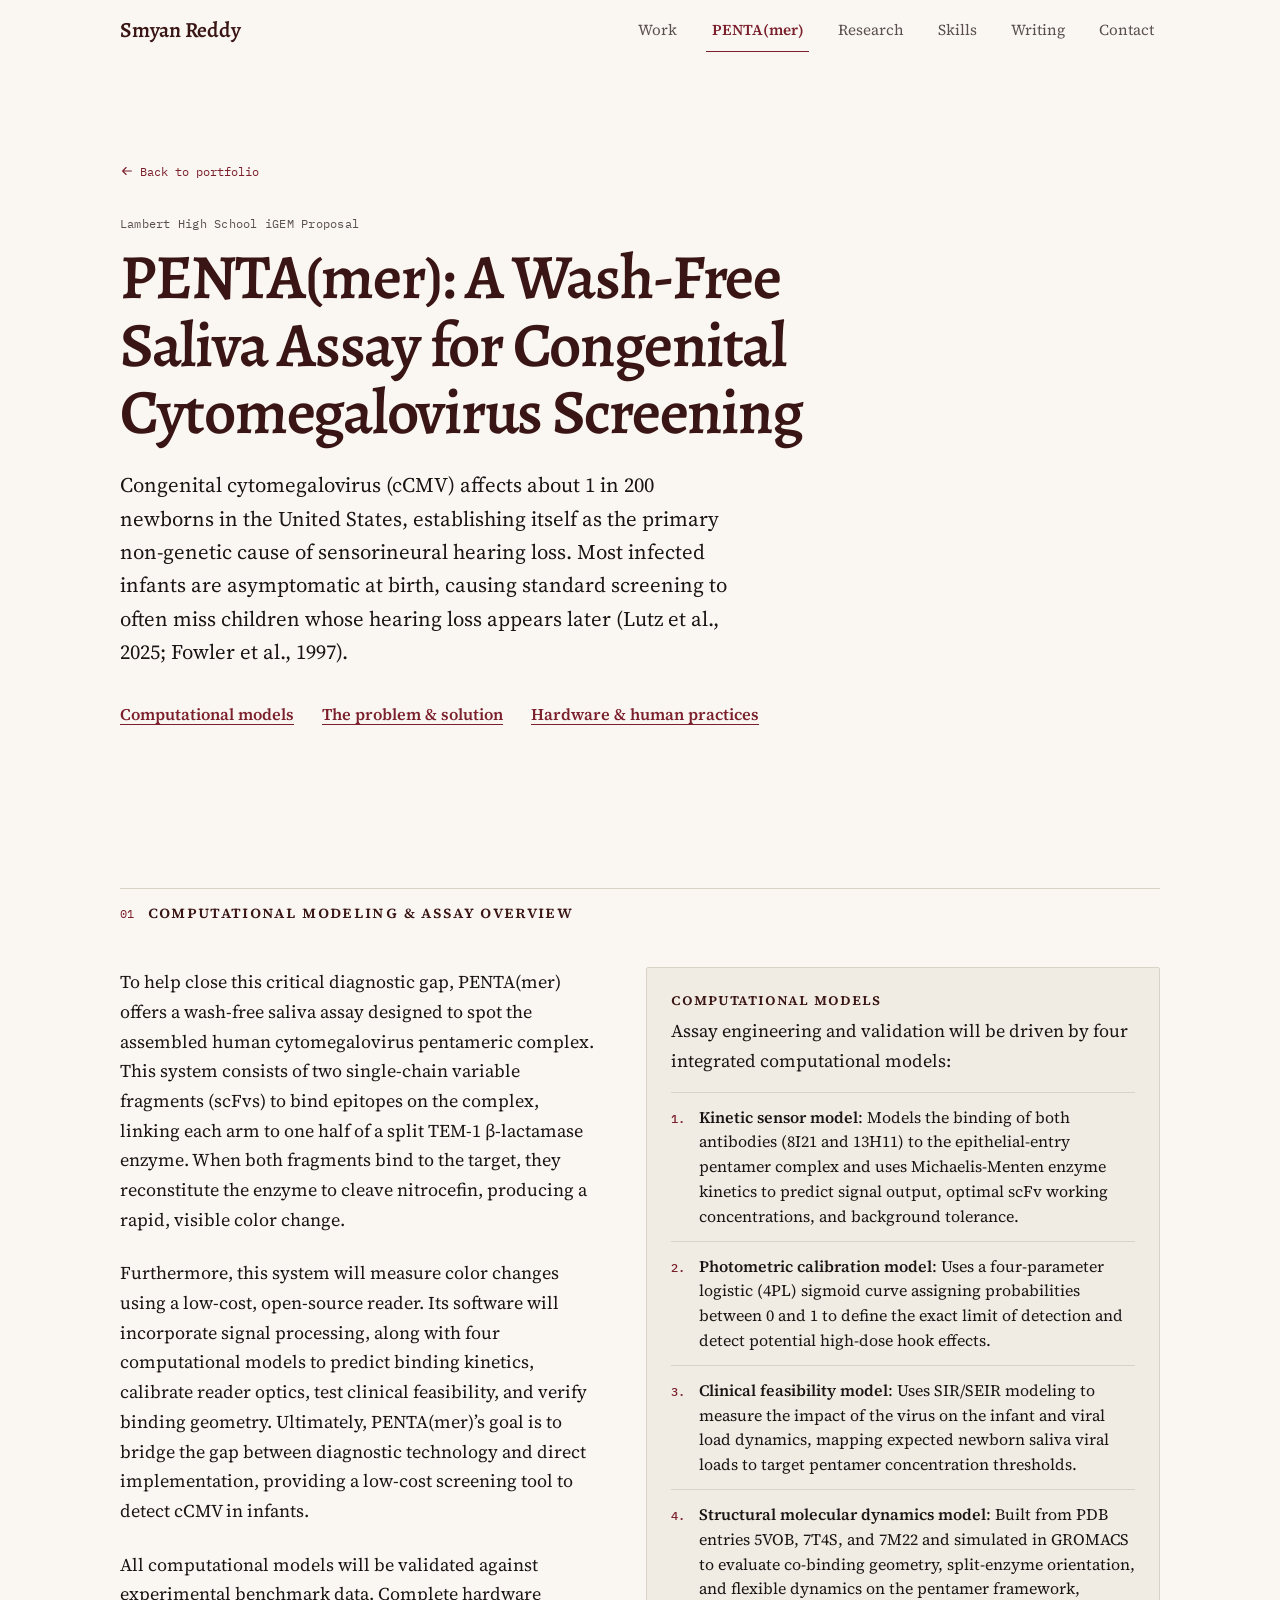
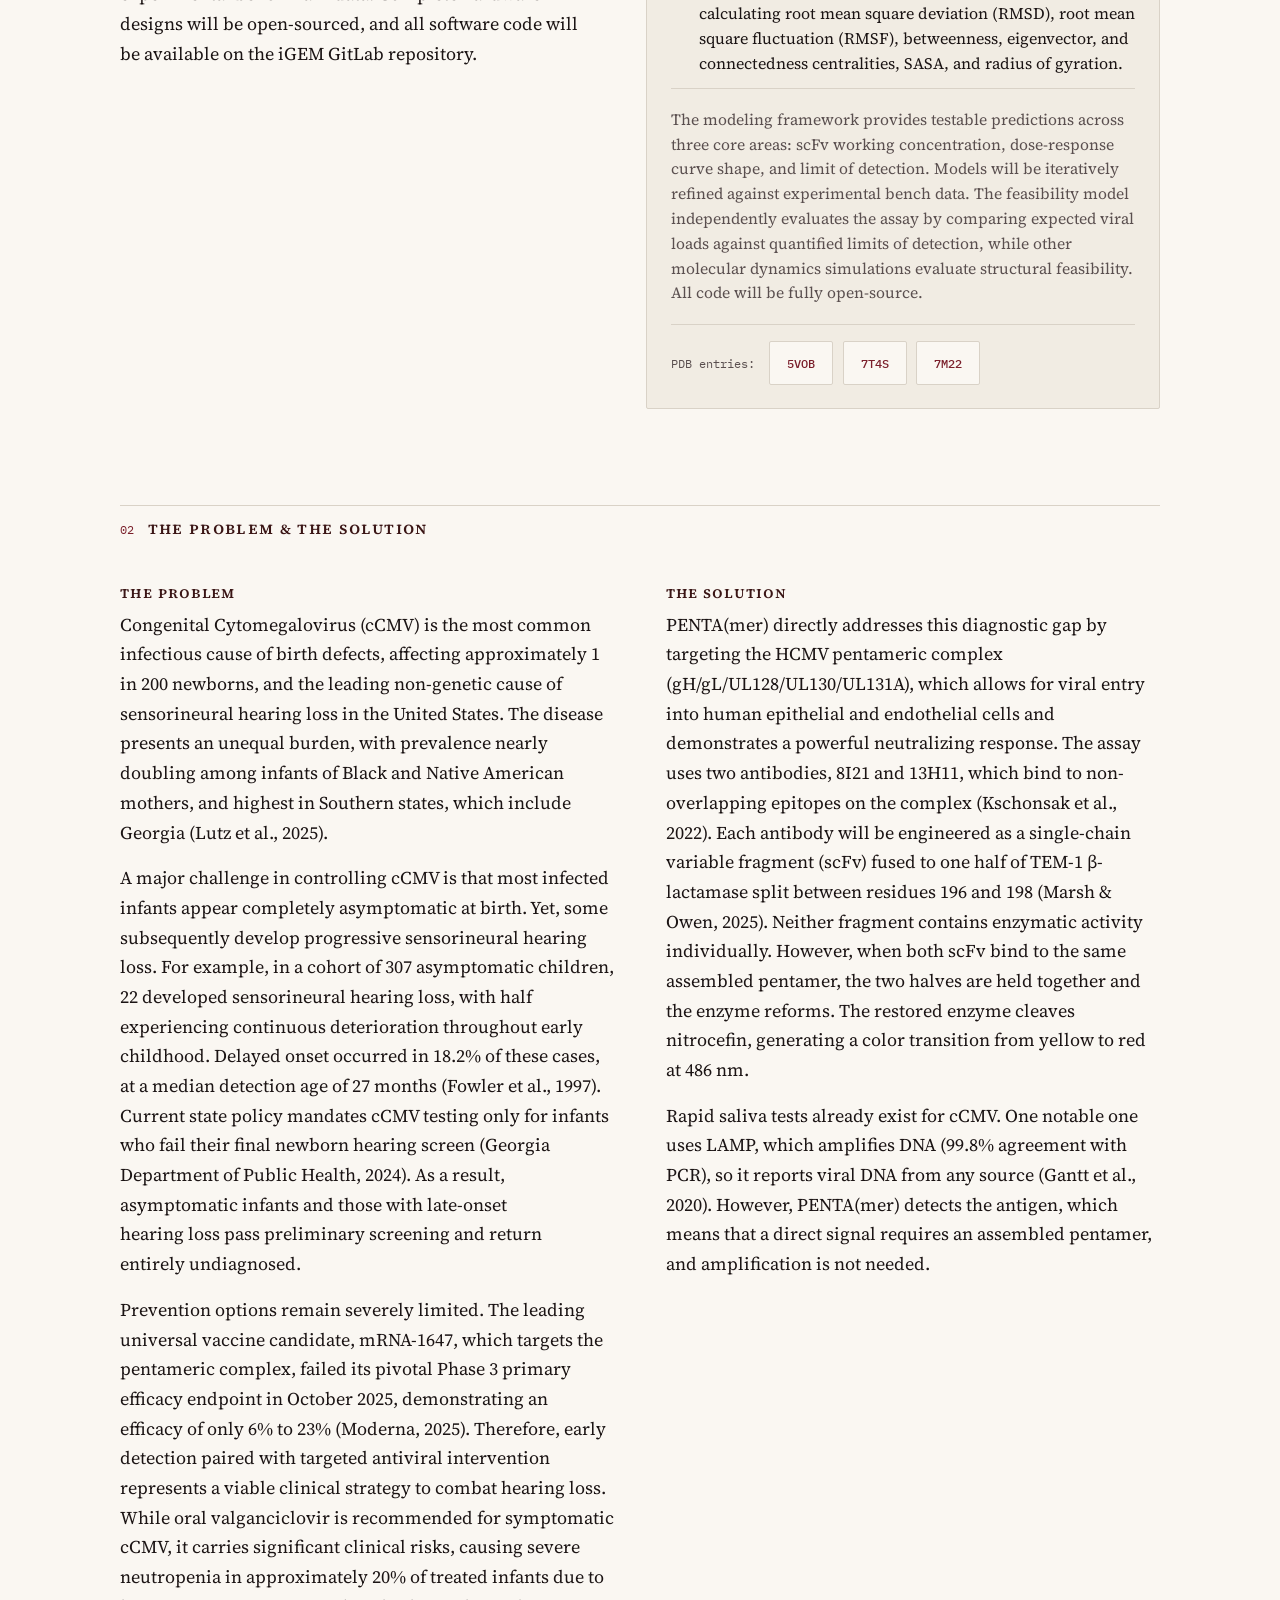
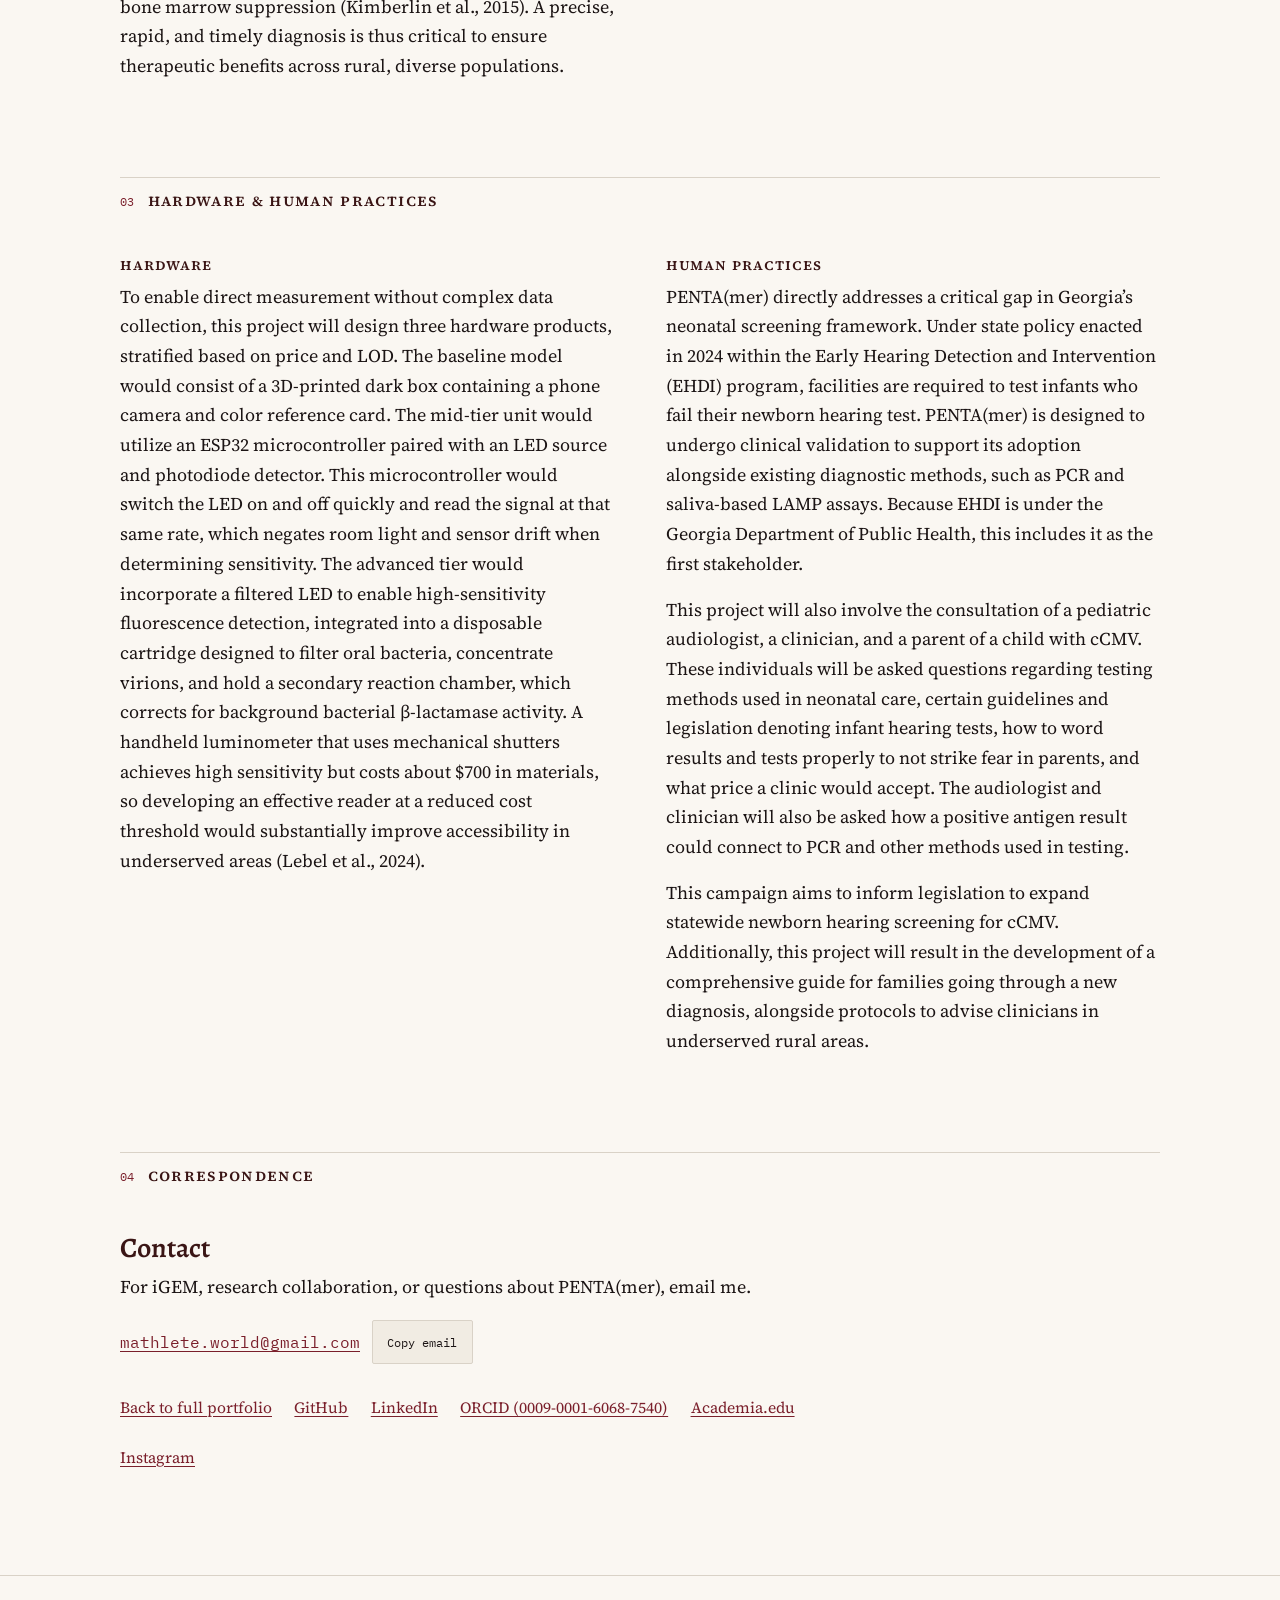
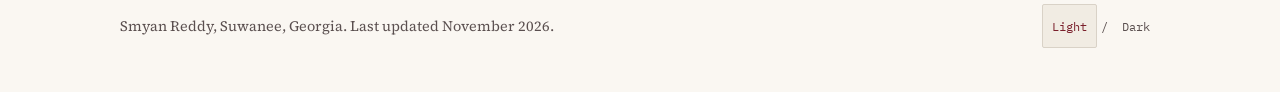
<file: penta-mer/index.html>
<!DOCTYPE html>
<html lang="en">
<head>
  <meta charset="utf-8">
  <meta name="viewport" content="width=device-width, initial-scale=1">
  <title>PENTA(mer): A Wash-Free Saliva Assay for Congenital Cytomegalovirus Screening | Smyan Reddy</title>
  <meta name="description" content="Lambert High School iGEM Proposal by Smyan Reddy: PENTA(mer), a wash-free saliva assay for congenital cytomegalovirus screening driven by four integrated computational models.">
  <meta name="author" content="Smyan Reddy">

  <link rel="canonical" href="https://math12345678.github.io/portfolio/penta-mer/">
  <meta property="og:type" content="article">
  <meta property="og:title" content="PENTA(mer): A Wash-Free Saliva Assay for Congenital Cytomegalovirus Screening | Smyan Reddy">
  <meta property="og:description" content="Lambert High School iGEM Proposal focusing on four integrated computational models for split-enzyme congenital CMV screening.">
  <meta property="og:url" content="https://math12345678.github.io/portfolio/penta-mer/">
  <meta property="og:image" content="https://math12345678.github.io/portfolio/og-image.svg">
  <meta name="twitter:card" content="summary_large_image">
  <meta name="twitter:title" content="PENTA(mer): A Wash-Free Saliva Assay for Congenital Cytomegalovirus Screening | Smyan Reddy">
  <meta name="twitter:description" content="Lambert High School iGEM Proposal focusing on four integrated computational models for split-enzyme congenital CMV screening.">
  <meta name="twitter:image" content="https://math12345678.github.io/portfolio/og-image.svg">

  <link rel="icon" type="image/svg+xml" href="../favicon.svg">

  <!-- Apply saved theme preference before first paint -->
  <script>
    (function () {
      try {
        var saved = window.localStorage.getItem("sr-theme");
        if (saved === "light" || saved === "dark") {
          document.documentElement.setAttribute("data-theme", saved);
        }
      } catch (e) {}
    })();
  </script>

  <!-- Google Fonts with preconnect and non-blocking swap -->
  <link rel="preconnect" href="https://fonts.googleapis.com">
  <link rel="preconnect" href="https://fonts.gstatic.com" crossorigin>
  <link rel="preload" as="style" href="https://fonts.googleapis.com/css2?family=Alegreya:ital,wght@0,500;0,600;0,700;1,400;1,500&amp;family=IBM+Plex+Mono:wght@400;500&amp;family=Source+Serif+4:ital,opsz,wght@0,8..60,400;0,8..60,600;1,8..60,400&amp;display=swap">
  <link rel="stylesheet" href="https://fonts.googleapis.com/css2?family=Alegreya:ital,wght@0,500;0,600;0,700;1,400;1,500&amp;family=IBM+Plex+Mono:wght@400;500&amp;family=Source+Serif+4:ital,opsz,wght@0,8..60,400;0,8..60,600;1,8..60,400&amp;display=swap" media="print" onload="this.media='all'">
  <noscript>
    <link rel="stylesheet" href="https://fonts.googleapis.com/css2?family=Alegreya:ital,wght@0,500;0,600;0,700;1,400;1,500&amp;family=IBM+Plex+Mono:wght@400;500&amp;family=Source+Serif+4:ital,opsz,wght@0,8..60,400;0,8..60,600;1,8..60,400&amp;display=swap">
  </noscript>

  <!-- Critical above-the-fold styles -->
  <style id="critical-css">
    :root{--paper:#FAF7F2;--paper-2:#F1ECE3;--ink:#1B1414;--ink-2:#5A4F4F;--rule:#D9D2C7;--maroon:#3A1515;--accent:#7A1F2B;--max-width:1120px;--measure:62ch;--gutter:clamp(1.25rem,4vw,2.5rem)}
    @media (prefers-color-scheme:dark){:root:not([data-theme="light"]){--paper:#14100F;--paper-2:#1E1817;--ink:#EDE6DC;--ink-2:#B9AEA2;--rule:#342B29;--maroon:#F4EDE4;--accent:#D98B93}}
    :root[data-theme="dark"]{--paper:#14100F;--paper-2:#1E1817;--ink:#EDE6DC;--ink-2:#B9AEA2;--rule:#342B29;--maroon:#F4EDE4;--accent:#D98B93}
    *,*::before,*::after{box-sizing:border-box}
    body{margin:0;background:var(--paper);color:var(--ink);font-family:"Source Serif 4",Georgia,serif;font-size:1.125rem;line-height:1.65}
    .container{width:100%;max-width:var(--max-width);margin-inline:auto;padding-inline:var(--gutter)}
  </style>
  <link rel="stylesheet" href="../styles.css">

  <!-- Structured data: Person (no phone number or street address) -->
  <script type="application/ld+json">
  {
    "@context": "https://schema.org",
    "@type": "Person",
    "name": "Smyan Reddy",
    "email": "mailto:mathlete.world@gmail.com",
    "description": "Tenth-grade researcher, Lambert High School (Class of 2029), Suwanee, Georgia",
    "affiliation": {
      "@type": "EducationalOrganization",
      "name": "Lambert High School"
    },
    "sameAs": [
      "https://orcid.org/0009-0001-6068-7540",
      "https://github.com/math12345678",
      "https://www.linkedin.com/in/smyan-reddy/",
      "https://independent.academia.edu/SmyanReddy",
      "https://www.instagram.com/smyan.reddy/"
    ],
    "knowsAbout": [
      "computational structural biology",
      "molecular dynamics",
      "genomics",
      "synthetic biology",
      "biostatistics"
    ]
  }
  </script>
</head>
<body id="top">
  <a class="skip-link" href="#main-content">Skip to main content</a>

  <header class="site-header">
    <div class="container header-inner">
      <a class="wordmark" href="../" data-bind="person.name">Smyan Reddy</a>
      <nav aria-label="Primary">
        <button id="nav-toggle" class="nav-toggle" type="button" aria-expanded="false" aria-controls="site-nav-list">Menu</button>
        <ul id="site-nav-list" class="nav-list">
          <li><a href="../#work">Work</a></li>
          <li><a href="#top" class="is-active" aria-current="page">PENTA(mer)</a></li>
          <li><a href="../#research">Research</a></li>
          <li><a href="../#skills">Skills</a></li>
          <li><a href="../#writing">Writing</a></li>
          <li><a href="#contact">Contact</a></li>
        </ul>
      </nav>
    </div>
  </header>

  <main id="main-content">
    <!-- Proposal header -->
    <section class="hero" aria-labelledby="brief-heading">
      <div class="container grid-12">
        <div class="hero-main">
          <div class="brief-breadcrumb">
            <a href="../">
              <svg width="14" height="14" viewBox="0 0 16 16" fill="none" stroke="currentColor" stroke-width="1.25" aria-hidden="true" focusable="false">
                <path d="M13 8H3M7 4L3 8l4 4" stroke-linecap="round" stroke-linejoin="round"></path>
              </svg>
              <span>Back to portfolio</span>
            </a>
          </div>

          <p class="status-line" data-bind="pentamer.statusTag">Lambert High School iGEM Proposal</p>

          <h1 id="brief-heading" data-bind="pentamer.title">PENTA(mer): A Wash-Free Saliva Assay for Congenital Cytomegalovirus Screening</h1>
          <p class="hero-lead" data-bind="pentamer.abstractProblem">Congenital cytomegalovirus (cCMV) affects about 1 in 200 newborns in the United States, establishing itself as the primary non-genetic cause of sensorineural hearing loss. Most infected infants are asymptomatic at birth, causing standard screening to often miss children whose hearing loss appears later (Lutz et al., 2025; Fowler et al., 1997).</p>

          <div class="hero-links">
            <a class="text-action" href="#models">Computational models</a>
            <a class="text-action" href="#problem-solution">The problem &amp; solution</a>
            <a class="text-action" href="#hardware-hp">Hardware &amp; human practices</a>
          </div>
        </div>
      </div>
    </section>

    <!-- 01: Computational Modeling Framework (Primary Focus) -->
    <section id="models" class="section reveal-section" aria-labelledby="sec-brief-models">
      <div class="container">
        <div class="section-rule">
          <div class="section-heading-group">
            <span class="section-num">01</span>
            <h2 id="sec-brief-models" class="section-title">Computational Modeling &amp; Assay Overview</h2>
          </div>
        </div>

        <div class="pentamer-spread">
          <div class="pentamer-prose">
            <div class="prose-block">
              <p data-bind="pentamer.abstractAssay">To help close this critical diagnostic gap, PENTA(mer) offers a wash-free saliva assay designed to spot the assembled human cytomegalovirus pentameric complex. This system consists of two single-chain variable fragments (scFvs) to bind epitopes on the complex, linking each arm to one half of a split TEM-1 &#946;-lactamase enzyme. When both fragments bind to the target, they reconstitute the enzyme to cleave nitrocefin, producing a rapid, visible color change.</p>
            </div>

            <div class="prose-block">
              <p data-bind="pentamer.abstractReaderAndGoal">Furthermore, this system will measure color changes using a low-cost, open-source reader. Its software will incorporate signal processing, along with four computational models to predict binding kinetics, calibrate reader optics, test clinical feasibility, and verify binding geometry. Ultimately, PENTA(mer)&#8217;s goal is to bridge the gap between diagnostic technology and direct implementation, providing a low-cost screening tool to detect cCMV in infants.</p>
            </div>

            <div class="prose-block">
              <p data-bind="pentamer.modelsValidation">All computational models will be validated against experimental benchmark data. Complete hardware designs will be open-sourced, and all software code will be available on the iGEM GitLab repository.</p>
            </div>
          </div>

          <div class="pentamer-models-panel">
            <h3 class="prose-subhead" data-bind="pentamer.modelsHeading">Computational models</h3>
            <p data-bind="pentamer.modelsIntro">Assay engineering and validation will be driven by four integrated computational models:</p>

            <ol class="model-list">
              <li>
                <span class="model-code"><span data-bind="pentamer.models.0.num">1</span>.</span>
                <span><strong class="model-item-name" data-bind="pentamer.models.0.name">Kinetic sensor model</strong>: <span data-bind="pentamer.models.0.text">Models the binding of both antibodies (8I21 and 13H11) to the epithelial-entry pentamer complex and uses Michaelis-Menten enzyme kinetics to predict signal output, optimal scFv working concentrations, and background tolerance.</span></span>
              </li>
              <li>
                <span class="model-code"><span data-bind="pentamer.models.1.num">2</span>.</span>
                <span><strong class="model-item-name" data-bind="pentamer.models.1.name">Photometric calibration model</strong>: <span data-bind="pentamer.models.1.text">Uses a four-parameter logistic (4PL) sigmoid curve assigning probabilities between 0 and 1 to define the exact limit of detection and detect potential high-dose hook effects.</span></span>
              </li>
              <li>
                <span class="model-code"><span data-bind="pentamer.models.2.num">3</span>.</span>
                <span><strong class="model-item-name" data-bind="pentamer.models.2.name">Clinical feasibility model</strong>: <span data-bind="pentamer.models.2.text">Uses SIR/SEIR modeling to measure the impact of the virus on the infant and viral load dynamics, mapping expected newborn saliva viral loads to target pentamer concentration thresholds.</span></span>
              </li>
              <li>
                <span class="model-code"><span data-bind="pentamer.models.3.num">4</span>.</span>
                <span><strong class="model-item-name" data-bind="pentamer.models.3.name">Structural molecular dynamics model</strong>: <span data-bind="pentamer.models.3.text">Built from PDB entries 5VOB, 7T4S, and 7M22 and simulated in GROMACS to evaluate co-binding geometry, split-enzyme orientation, and flexible dynamics on the pentamer framework, calculating root mean square deviation (RMSD), root mean square fluctuation (RMSF), betweenness, eigenvector, and connectedness centralities, SASA, and radius of gyration.</span></span>
              </li>
            </ol>

            <p class="models-note" data-bind="pentamer.modelsFramework">The modeling framework provides testable predictions across three core areas: scFv working concentration, dose-response curve shape, and limit of detection. Models will be iteratively refined against experimental bench data. The feasibility model independently evaluates the assay by comparing expected viral loads against quantified limits of detection, while other molecular dynamics simulations evaluate structural feasibility. All code will be fully open-source.</p>

            <!-- TODO: Add computational modeling code and simulation outputs here when ready -->

            <div class="pdb-row">
              <span class="pdb-row-label">PDB entries:</span>
              <ul class="pdb-list">
                <li>
                  <a class="pdb-link" href="https://www.rcsb.org/structure/5VOB" target="_blank" rel="noopener noreferrer" data-bind="pentamer.pdbStructures.0.id" data-bind-href="pentamer.pdbStructures.0.url">5VOB</a>
                </li>
                <li>
                  <a class="pdb-link" href="https://www.rcsb.org/structure/7T4S" target="_blank" rel="noopener noreferrer" data-bind="pentamer.pdbStructures.1.id" data-bind-href="pentamer.pdbStructures.1.url">7T4S</a>
                </li>
                <li>
                  <a class="pdb-link" href="https://www.rcsb.org/structure/7M22" target="_blank" rel="noopener noreferrer" data-bind="pentamer.pdbStructures.2.id" data-bind-href="pentamer.pdbStructures.2.url">7M22</a>
                </li>
              </ul>
            </div>
          </div>
        </div>
      </div>
    </section>

    <!-- 02: The Problem & The Solution -->
    <section id="problem-solution" class="section reveal-section" aria-labelledby="sec-brief-problem">
      <div class="container">
        <div class="section-rule">
          <div class="section-heading-group">
            <span class="section-num">02</span>
            <h2 id="sec-brief-problem" class="section-title">The Problem &amp; The Solution</h2>
          </div>
        </div>

        <div class="brief-columns">
          <div class="pentamer-prose">
            <h3 class="prose-subhead">The Problem</h3>
            <p data-bind="pentamer.problemFull1">Congenital Cytomegalovirus (cCMV) is the most common infectious cause of birth defects, affecting approximately 1 in 200 newborns, and the leading non-genetic cause of sensorineural hearing loss in the United States. The disease presents an unequal burden, with prevalence nearly doubling among infants of Black and Native American mothers, and highest in Southern states, which include Georgia (Lutz et al., 2025).</p>
            <p data-bind="pentamer.problemFull2">A major challenge in controlling cCMV is that most infected infants appear completely asymptomatic at birth. Yet, some subsequently develop progressive sensorineural hearing loss. For example, in a cohort of 307 asymptomatic children, 22 developed sensorineural hearing loss, with half experiencing continuous deterioration throughout early childhood. Delayed onset occurred in 18.2% of these cases, at a median detection age of 27 months (Fowler et al., 1997). Current state policy mandates cCMV testing only for infants who fail their final newborn hearing screen (Georgia Department of Public Health, 2024). As a result, asymptomatic infants and those with late-onset hearing loss pass preliminary screening and return entirely undiagnosed.</p>
            <p data-bind="pentamer.problemFull3">Prevention options remain severely limited. The leading universal vaccine candidate, mRNA-1647, which targets the pentameric complex, failed its pivotal Phase 3 primary efficacy endpoint in October 2025, demonstrating an efficacy of only 6% to 23% (Moderna, 2025). Therefore, early detection paired with targeted antiviral intervention represents a viable clinical strategy to combat hearing loss. While oral valganciclovir is recommended for symptomatic cCMV, it carries significant clinical risks, causing severe neutropenia in approximately 20% of treated infants due to bone marrow suppression (Kimberlin et al., 2015). A precise, rapid, and timely diagnosis is thus critical to ensure therapeutic benefits across rural, diverse populations.</p>
          </div>

          <div class="pentamer-prose">
            <h3 class="prose-subhead">The Solution</h3>
            <p data-bind="pentamer.solutionFull1">PENTA(mer) directly addresses this diagnostic gap by targeting the HCMV pentameric complex (gH/gL/UL128/UL130/UL131A), which allows for viral entry into human epithelial and endothelial cells and demonstrates a powerful neutralizing response. The assay uses two antibodies, 8I21 and 13H11, which bind to non-overlapping epitopes on the complex (Kschonsak et al., 2022). Each antibody will be engineered as a single-chain variable fragment (scFv) fused to one half of TEM-1 &#946;-lactamase split between residues 196 and 198 (Marsh &amp; Owen, 2025). Neither fragment contains enzymatic activity individually. However, when both scFv bind to the same assembled pentamer, the two halves are held together and the enzyme reforms. The restored enzyme cleaves nitrocefin, generating a color transition from yellow to red at 486 nm.</p>
            <p data-bind="pentamer.solutionFull2">Rapid saliva tests already exist for cCMV. One notable one uses LAMP, which amplifies DNA (99.8% agreement with PCR), so it reports viral DNA from any source (Gantt et al., 2020). However, PENTA(mer) detects the antigen, which means that a direct signal requires an assembled pentamer, and amplification is not needed.</p>
          </div>
        </div>
      </div>
    </section>

    <!-- 03: Hardware & Human Practices -->
    <section id="hardware-hp" class="section reveal-section" aria-labelledby="sec-brief-hardware">
      <div class="container">
        <div class="section-rule">
          <div class="section-heading-group">
            <span class="section-num">03</span>
            <h2 id="sec-brief-hardware" class="section-title">Hardware &amp; Human Practices</h2>
          </div>
        </div>

        <div class="brief-columns">
          <div class="pentamer-prose">
            <h3 class="prose-subhead">Hardware</h3>
            <p data-bind="pentamer.hardwareFull">To enable direct measurement without complex data collection, this project will design three hardware products, stratified based on price and LOD. The baseline model would consist of a 3D-printed dark box containing a phone camera and color reference card. The mid-tier unit would utilize an ESP32 microcontroller paired with an LED source and photodiode detector. This microcontroller would switch the LED on and off quickly and read the signal at that same rate, which negates room light and sensor drift when determining sensitivity. The advanced tier would incorporate a filtered LED to enable high-sensitivity fluorescence detection, integrated into a disposable cartridge designed to filter oral bacteria, concentrate virions, and hold a secondary reaction chamber, which corrects for background bacterial &#946;-lactamase activity. A handheld luminometer that uses mechanical shutters achieves high sensitivity but costs about $700 in materials, so developing an effective reader at a reduced cost threshold would substantially improve accessibility in underserved areas (Lebel et al., 2024).</p>
          </div>

          <div class="pentamer-prose">
            <h3 class="prose-subhead">Human Practices</h3>
            <p data-bind="pentamer.humanPracticesFull1">PENTA(mer) directly addresses a critical gap in Georgia&#8217;s neonatal screening framework. Under state policy enacted in 2024 within the Early Hearing Detection and Intervention (EHDI) program, facilities are required to test infants who fail their newborn hearing test. PENTA(mer) is designed to undergo clinical validation to support its adoption alongside existing diagnostic methods, such as PCR and saliva-based LAMP assays. Because EHDI is under the Georgia Department of Public Health, this includes it as the first stakeholder.</p>
            <p data-bind="pentamer.humanPracticesFull2">This project will also involve the consultation of a pediatric audiologist, a clinician, and a parent of a child with cCMV. These individuals will be asked questions regarding testing methods used in neonatal care, certain guidelines and legislation denoting infant hearing tests, how to word results and tests properly to not strike fear in parents, and what price a clinic would accept. The audiologist and clinician will also be asked how a positive antigen result could connect to PCR and other methods used in testing.</p>
            <p data-bind="pentamer.humanPracticesFull3">This campaign aims to inform legislation to expand statewide newborn hearing screening for cCMV. Additionally, this project will result in the development of a comprehensive guide for families going through a new diagnosis, alongside protocols to advise clinicians in underserved rural areas.</p>
          </div>
        </div>
      </div>
    </section>

    <!-- 04: Contact -->
    <section id="contact" class="section reveal-section" aria-labelledby="sec-brief-contact">
      <div class="container">
        <div class="section-rule">
          <div class="section-heading-group">
            <span class="section-num">04</span>
            <h2 class="section-title">Correspondence</h2>
          </div>
        </div>

        <div class="contact-box">
          <h3 id="sec-brief-contact" class="contact-heading" data-bind="contact.heading">Contact</h3>
          <p data-bind="contact.sentence">For iGEM, research collaboration, or questions about PENTA(mer), email me.</p>

          <div class="email-row">
            <a class="email-link" href="mailto:mathlete.world@gmail.com" data-bind="person.email" data-bind-href="person.email" data-href-prefix="mailto:">mathlete.world@gmail.com</a>
            <button id="copy-email-btn" class="copy-btn" type="button">Copy email</button>
            <span id="copy-status" class="copy-status" role="status" aria-live="polite"></span>
          </div>

          <ul class="profile-links">
            <li>
              <a href="../">Back to full portfolio</a>
            </li>
            <li>
              <a href="https://github.com/math12345678" target="_blank" rel="noopener noreferrer" data-bind-href="person.githubUrl">GitHub</a>
            </li>
            <li>
              <a href="https://www.linkedin.com/in/smyan-reddy/" target="_blank" rel="noopener noreferrer" data-bind-href="person.linkedinUrl">LinkedIn</a>
            </li>
            <li>
              <a href="https://orcid.org/0009-0001-6068-7540" target="_blank" rel="noopener noreferrer" data-bind-href="person.orcidUrl">ORCID (0009-0001-6068-7540)</a>
            </li>
            <li>
              <a href="https://independent.academia.edu/SmyanReddy" target="_blank" rel="noopener noreferrer" data-bind-href="person.academiaUrl">Academia.edu</a>
            </li>
            <li>
              <a href="https://www.instagram.com/smyan.reddy/" target="_blank" rel="noopener noreferrer" data-bind-href="person.instagramUrl">Instagram</a>
            </li>
          </ul>
        </div>
      </div>
    </section>
  </main>

  <footer class="site-footer">
    <div class="container footer-inner">
      <span data-bind="person.locationAndUpdated">Smyan Reddy, Suwanee, Georgia. Last updated November 2026.</span>
      <div class="theme-switch" role="group" aria-label="Color theme">
        <button class="theme-btn" type="button" data-theme-choice="light" aria-pressed="false">Light</button>
        <span aria-hidden="true">/</span>
        <button class="theme-btn" type="button" data-theme-choice="dark" aria-pressed="false">Dark</button>
      </div>
    </div>
  </footer>

  <script src="../content.js" defer></script>
  <script src="../main.js" defer></script>
</body>
</html>
</file>
<file: styles.css>
/*
 * Stylesheet for Smyan Reddy's research portfolio.
 * Editorial monograph aesthetic: warm paper, deep ink, hairline rules, strict 12-column grid.
 */

/* Metric-matched fallbacks to prevent layout shift during Google Fonts swap */
@font-face {
  font-family: "Alegreya Fallback";
  src: local("Georgia"), local("Times New Roman");
  size-adjust: 97%;
  ascent-override: 98%;
  descent-override: 26%;
  line-gap-override: 0%;
}

@font-face {
  font-family: "Source Serif Fallback";
  src: local("Georgia"), local("Times New Roman");
  size-adjust: 100%;
  ascent-override: 96%;
  descent-override: 27%;
  line-gap-override: 0%;
}

@font-face {
  font-family: "Mono Fallback";
  src: local("Menlo"), local("Consolas"), local("Courier New");
  size-adjust: 98%;
  ascent-override: 95%;
  descent-override: 25%;
  line-gap-override: 0%;
}

:root {
  /* Palette tokens */
  --paper: #FAF7F2;
  --paper-2: #F1ECE3;
  --ink: #1B1414;
  --ink-2: #5A4F4F;
  --rule: #D9D2C7;
  --maroon: #3A1515;
  --accent: #7A1F2B;

  /* Font stacks */
  --font-display: "Alegreya", "Alegreya Fallback", Georgia, serif;
  --font-body: "Source Serif 4", "Source Serif Fallback", Georgia, serif;
  --font-mono: "IBM Plex Mono", "Mono Fallback", ui-monospace, SFMono-Regular, Menlo, monospace;

  /* Modular scale (1.250 Major Third anchored at 18px body) */
  --step--2: 0.78rem;
  --step--1: 0.9rem;
  --step-0: 1.125rem;
  --step-1: 1.406rem;
  --step-2: 1.758rem;
  --step-3: 2.197rem;
  --step-4: 2.747rem;
  --step-5: clamp(2.25rem, 4.6vw + 0.9rem, 3.95rem);

  /* Layout tokens */
  --max-width: 1120px;
  --measure: 62ch;
  --gutter: clamp(1.25rem, 4vw, 2.5rem);
  --section-space: 4rem;
  --radius: 2px;

  color-scheme: light;
}

@media (prefers-color-scheme: dark) {
  :root:not([data-theme="light"]) {
    --paper: #14100F;
    --paper-2: #1E1817;
    --ink: #EDE6DC;
    --ink-2: #B9AEA2;
    --rule: #342B29;
    --maroon: #F4EDE4;
    --accent: #D98B93;
    color-scheme: dark;
  }
}

:root[data-theme="dark"] {
  --paper: #14100F;
  --paper-2: #1E1817;
  --ink: #EDE6DC;
  --ink-2: #B9AEA2;
  --rule: #342B29;
  --maroon: #F4EDE4;
  --accent: #D98B93;
  color-scheme: dark;
}

@media (min-width: 768px) {
  :root {
    --section-space: 6rem;
  }
}

/* Reset and base typography */
*,
*::before,
*::after {
  box-sizing: border-box;
}

html {
  background-color: var(--paper);
  color: var(--ink);
  font-size: 16px;
  -webkit-text-size-adjust: 100%;
  scroll-padding-top: 5rem;
}

@media (prefers-reduced-motion: no-preference) {
  html {
    scroll-behavior: smooth;
  }
}

body {
  margin: 0;
  background-color: var(--paper);
  color: var(--ink);
  font-family: var(--font-body);
  font-size: var(--step-0);
  line-height: 1.65;
  font-kerning: normal;
  font-variant-ligatures: common-ligatures contextual;
  text-rendering: optimizeLegibility;
}

h1,
h2,
h3,
h4,
h5 {
  margin: 0;
  font-family: var(--font-display);
  color: var(--maroon);
  font-weight: 600;
  line-height: 1.18;
  text-wrap: balance;
}

p,
li,
dd,
figcaption {
  text-wrap: pretty;
  hanging-punctuation: first last;
}

p {
  margin: 0 0 1rem 0;
}

p:last-child {
  margin-bottom: 0;
}

a {
  color: var(--accent);
  text-decoration: underline;
  text-decoration-thickness: 1px;
  text-underline-offset: 0.2em;
  transition: color 150ms ease, text-decoration-color 150ms ease;
}

a:hover {
  color: var(--ink);
  text-decoration-thickness: 1.5px;
}

:focus-visible {
  outline: 2px solid var(--accent);
  outline-offset: 3px;
  border-radius: var(--radius);
}

code,
.mono {
  font-family: var(--font-mono);
  font-size: 0.86em;
}

.tabular {
  font-variant-numeric: tabular-nums;
}

.small-caps {
  font-family: var(--font-body);
  font-variant-caps: all-small-caps;
  letter-spacing: 0.07em;
  font-weight: 600;
}

.sr-only {
  position: absolute;
  width: 1px;
  height: 1px;
  padding: 0;
  margin: -1px;
  overflow: hidden;
  clip: rect(0, 0, 0, 0);
  white-space: nowrap;
  border: 0;
}

/* Skip link */
.skip-link {
  position: absolute;
  left: var(--gutter);
  top: -100px;
  z-index: 200;
  background: var(--paper);
  color: var(--accent);
  border: 1px solid var(--accent);
  padding: 0.65rem 1rem;
  min-height: 44px;
  display: inline-flex;
  align-items: center;
  font-family: var(--font-mono);
  font-size: var(--step--1);
  text-decoration: none;
  border-radius: var(--radius);
}

.skip-link:focus {
  top: 0.75rem;
}

/* Page container and 12-column editorial grid */
.container {
  width: 100%;
  max-width: var(--max-width);
  margin-inline: auto;
  padding-inline: var(--gutter);
}

.grid-12 {
  display: grid;
  grid-template-columns: repeat(12, minmax(0, 1fr));
  column-gap: clamp(1rem, 2.2vw, 2rem);
}

/* Sticky quiet header */
.site-header {
  position: sticky;
  top: 0;
  z-index: 100;
  background-color: var(--paper);
  background-color: color-mix(in srgb, var(--paper) 94%, transparent);
  backdrop-filter: blur(6px);
  border-bottom: 1px solid transparent;
  transition: border-color 180ms ease;
}

.site-header.is-scrolled {
  border-bottom-color: var(--rule);
}

.header-inner {
  display: flex;
  align-items: center;
  justify-content: space-between;
  min-height: 3.75rem;
  gap: 1rem;
  position: relative;
}

.wordmark {
  font-family: var(--font-display);
  font-size: 1.35rem;
  font-weight: 600;
  letter-spacing: -0.01em;
  color: var(--maroon);
  text-decoration: none;
  min-height: 44px;
  display: inline-flex;
  align-items: center;
}

.wordmark:hover {
  color: var(--accent);
}

.nav-toggle {
  display: inline-flex;
  align-items: center;
  justify-content: center;
  min-height: 44px;
  min-width: 56px;
  padding: 0.4rem 0.75rem;
  background: transparent;
  color: var(--ink);
  border: 1px solid var(--rule);
  border-radius: var(--radius);
  font-family: var(--font-mono);
  font-size: var(--step--2);
  letter-spacing: 0.04em;
  cursor: pointer;
}

.nav-toggle:hover {
  border-color: var(--accent);
  color: var(--accent);
}

.nav-list {
  list-style: none;
  margin: 0;
  padding: 0;
}

@media (max-width: 767.98px) {
  .nav-list {
    display: none;
    position: absolute;
    top: 100%;
    left: calc(-1 * var(--gutter));
    right: calc(-1 * var(--gutter));
    background: var(--paper);
    border-top: 1px solid var(--rule);
    border-bottom: 1px solid var(--rule);
    padding: 0.5rem var(--gutter) 0.75rem;
  }

  .nav-list.is-open {
    display: grid;
    grid-template-columns: repeat(2, minmax(0, 1fr));
    gap: 0.25rem 1rem;
  }

  .nav-list a {
    display: flex;
    align-items: center;
    min-height: 44px;
    font-size: var(--step--1);
    color: var(--ink);
    text-decoration: none;
    border-bottom: 1px solid var(--rule);
  }

  .nav-list li:nth-last-child(-n + 2) a {
    border-bottom: 0;
  }
}

@media (min-width: 768px) {
  .nav-toggle {
    display: none;
  }

  .nav-list {
    display: flex;
    align-items: center;
    gap: clamp(0.75rem, 1.8vw, 1.6rem);
  }

  .nav-list a {
    display: inline-flex;
    align-items: center;
    justify-content: center;
    min-height: 44px;
    min-width: 44px;
    padding-inline: 0.35rem;
    font-family: var(--font-body);
    font-size: 0.95rem;
    color: var(--ink-2);
    text-decoration: none;
    border-bottom: 1.5px solid transparent;
  }

  .nav-list a:hover {
    color: var(--ink);
  }
}

.nav-list a[aria-current="true"],
.nav-list a[aria-current="page"],
.nav-list a.is-active {
  color: var(--accent);
  border-bottom-color: var(--accent);
  font-weight: 600;
}

/* Hero section */
.hero {
  padding-top: clamp(3rem, 7vw, 5.5rem);
  padding-bottom: var(--section-space);
}

.hero-main {
  grid-column: 1 / -1;
}

@media (min-width: 960px) {
  .hero-main {
    grid-column: 1 / 11;
  }

  .hero:has(.hero-portrait) .hero-main {
    grid-column: 1 / 9;
  }
}

.hero-portrait {
  grid-column: 1 / -1;
  max-width: 15rem;
  margin: 0 0 2rem;
}

@media (min-width: 960px) {
  .hero-portrait {
    grid-column: 9 / 13;
    max-width: none;
    align-self: start;
  }
}

.hero-portrait img {
  display: block;
  width: 100%;
  height: auto;
  border: 1px solid var(--rule);
  border-radius: var(--radius);
}

.hero-kicker {
  font-family: var(--font-mono);
  font-size: var(--step--2);
  color: var(--ink-2);
  margin-bottom: 1rem;
  letter-spacing: 0.02em;
}

.hero h1 {
  font-size: var(--step-5);
  font-weight: 600;
  letter-spacing: -0.02em;
  line-height: 1.07;
  margin-bottom: 1.35rem;
}

.hero-lead {
  max-width: var(--measure);
  font-size: clamp(1.125rem, 1.3vw + 0.85rem, 1.3rem);
  line-height: 1.6;
  color: var(--ink);
  margin-bottom: 1.5rem;
}

.hero-links {
  display: flex;
  flex-wrap: wrap;
  align-items: center;
  gap: 0.5rem 1.75rem;
  margin-bottom: clamp(2.25rem, 5vw, 3.5rem);
}

.text-action {
  display: inline-flex;
  align-items: center;
  gap: 0.45rem;
  min-height: 44px;
  font-family: var(--font-body);
  font-size: 1.02rem;
  font-weight: 600;
  color: var(--accent);
  text-decoration: underline;
  text-decoration-thickness: 1px;
  text-underline-offset: 0.24em;
}

.text-action svg {
  width: 14px;
  height: 14px;
  stroke: currentColor;
  stroke-width: 1.25;
  fill: none;
  flex-shrink: 0;
}

/* Hero four-fact ruled strip */
.facts-row {
  grid-column: 1 / -1;
  display: grid;
  grid-template-columns: 1fr;
  border-top: 1px solid var(--rule);
  border-bottom: 1px solid var(--rule);
  margin: 0;
  padding: 0;
  list-style: none;
}

.facts-row li {
  padding: 0.9rem 0;
  border-bottom: 1px solid var(--rule);
}

.facts-row li:last-child {
  border-bottom: 0;
}

@media (min-width: 600px) and (max-width: 999.98px) {
  .facts-row {
    grid-template-columns: repeat(2, minmax(0, 1fr));
  }

  .facts-row li {
    padding: 1rem 1rem 1rem 0;
  }

  .facts-row li:nth-child(even) {
    padding-left: 1rem;
    padding-right: 0;
    border-left: 1px solid var(--rule);
  }

  .facts-row li:nth-last-child(-n + 2) {
    border-bottom: 0;
  }
}

@media (min-width: 1000px) {
  .facts-row {
    grid-template-columns: repeat(4, minmax(0, 1fr));
  }

  .facts-row li {
    padding: 1.05rem 1.15rem;
    border-bottom: 0;
    border-left: 1px solid var(--rule);
  }

  .facts-row li:first-child {
    padding-left: 0;
    border-left: 0;
  }

  .facts-row li:last-child {
    padding-right: 0;
  }
}

.fact-label {
  display: block;
  font-size: 0.85rem;
  color: var(--ink-2);
  line-height: 1.2;
  margin-bottom: 0.3rem;
}

.fact-value {
  display: block;
  font-size: 0.98rem;
  line-height: 1.38;
  color: var(--ink);
  font-variant-numeric: tabular-nums;
}

.fact-value a {
  display: inline-flex;
  align-items: center;
  min-height: 44px;
  margin-block: -0.45rem;
}

.fact-sub {
  display: block;
  margin-top: 0.2rem;
  font-size: 0.85rem;
  line-height: 1.4;
  color: var(--ink-2);
}

/* Editorial section frame and small-caps numbered rule */
.section {
  padding-bottom: var(--section-space);
}

.section-rule {
  position: relative;
  display: flex;
  align-items: baseline;
  justify-content: space-between;
  gap: 1rem;
  padding-top: 0.85rem;
  margin-bottom: clamp(1.75rem, 3.5vw, 2.75rem);
  border-top: 1px solid var(--rule);
}

.section-heading-group {
  display: flex;
  align-items: baseline;
  gap: 0.85rem;
}

.section-num {
  font-family: var(--font-mono);
  font-size: var(--step--2);
  color: var(--accent);
  font-variant-numeric: tabular-nums;
}

.section-title {
  font-family: var(--font-body);
  font-variant-caps: all-small-caps;
  letter-spacing: 0.08em;
  font-size: 1.05rem;
  font-weight: 600;
  color: var(--maroon);
  line-height: 1.2;
}

/* Scroll reveal and hairline draw: strictly opt-in for non-reduced motion */
@media (prefers-reduced-motion: no-preference) {
  html.js-ready .reveal-section {
    opacity: 0;
    transform: translateY(8px);
    transition: opacity 400ms cubic-bezier(0.22, 1, 0.36, 1),
      transform 400ms cubic-bezier(0.22, 1, 0.36, 1);
  }

  html.js-ready .reveal-section.is-visible {
    opacity: 1;
    transform: translateY(0);
  }

  html.js-ready .section-rule {
    border-top-color: transparent;
  }

  html.js-ready .section-rule::before {
    content: "";
    position: absolute;
    top: -1px;
    left: 0;
    right: 0;
    height: 1px;
    background-color: var(--rule);
    transform: scaleX(0);
    transform-origin: left center;
    transition: transform 520ms cubic-bezier(0.22, 1, 0.36, 1);
  }

  html.js-ready .reveal-section.is-visible .section-rule::before {
    transform: scaleX(1);
  }
}

/* Featured centerpiece: PENTA(mer) editorial two-column spread */
.pentamer-header {
  margin-bottom: 2rem;
  max-width: 52rem;
}

.status-line {
  margin: 0 0 0.65rem;
  font-family: var(--font-mono);
  font-size: var(--step--2);
  color: var(--ink-2);
  letter-spacing: 0.02em;
}

.pentamer-display-title {
  font-size: clamp(1.75rem, 2.8vw + 0.85rem, 2.55rem);
  line-height: 1.14;
  letter-spacing: -0.015em;
  margin-bottom: 0.65rem;
}

.pentamer-spread {
  display: grid;
  grid-template-columns: 1fr;
  gap: 2.25rem;
  align-items: start;
}

@media (min-width: 920px) {
  .pentamer-spread {
    grid-template-columns: minmax(0, 0.96fr) minmax(0, 1.04fr);
    column-gap: clamp(2rem, 4vw, 3.75rem);
  }
}

.pentamer-prose {
  max-width: var(--measure);
}

.pentamer-models-panel {
  max-width: var(--measure);
  padding: 1.4rem 1.5rem;
  background-color: var(--paper-2);
  border: 1px solid var(--rule);
  border-radius: var(--radius);
}

.prose-block {
  margin-bottom: 1.5rem;
}

.prose-block:last-child {
  margin-bottom: 0;
}

.prose-subhead {
  font-family: var(--font-body);
  font-variant-caps: all-small-caps;
  letter-spacing: 0.06em;
  font-size: 0.98rem;
  font-weight: 600;
  color: var(--maroon);
  margin-bottom: 0.45rem;
}

.model-list {
  list-style: none;
  margin: 0.85rem 0 1.2rem;
  padding: 0;
  border-top: 1px solid var(--rule);
}

.model-list li {
  display: grid;
  grid-template-columns: 1.75rem minmax(0, 1fr);
  align-items: baseline;
  padding: 0.75rem 0;
  border-bottom: 1px solid var(--rule);
  font-size: 1rem;
  line-height: 1.55;
}

.model-code {
  font-family: var(--font-mono);
  font-size: var(--step--2);
  font-weight: 500;
  color: var(--accent);
}

.model-item-name {
  font-weight: 600;
  color: var(--ink);
}

.models-note {
  font-size: 0.98rem;
  line-height: 1.58;
  color: var(--ink-2);
  margin-bottom: 1.15rem;
}

.pdb-row {
  display: flex;
  flex-wrap: wrap;
  align-items: center;
  gap: 0.5rem 0.65rem;
  margin-top: 1rem;
  padding-top: 1rem;
  border-top: 1px solid var(--rule);
}

.pdb-row-label {
  font-family: var(--font-mono);
  font-size: var(--step--2);
  color: var(--ink-2);
  margin-right: 0.25rem;
}

.pdb-list {
  display: flex;
  flex-wrap: wrap;
  gap: 0.5rem 0.6rem;
  list-style: none;
  padding: 0;
  margin: 0;
}

.pdb-link {
  display: inline-flex;
  align-items: center;
  justify-content: center;
  min-height: 44px;
  min-width: 64px;
  padding: 0.35rem 0.85rem;
  border: 1px solid var(--rule);
  border-radius: var(--radius);
  font-family: var(--font-mono);
  font-size: var(--step--2);
  font-weight: 500;
  text-decoration: none;
  color: var(--accent);
  background: var(--paper);
}

.pdb-link:hover {
  border-color: var(--accent);
  background: var(--paper-2);
}

.pentamer-brief-cta {
  margin-top: 1.1rem;
}

/* Entry external links row (>=44x44px touch targets) */
.entry-links {
  display: flex;
  flex-wrap: wrap;
  align-items: center;
  gap: 0.15rem 1.35rem;
  margin-top: 0.35rem;
}

.entry-link {
  display: inline-flex;
  align-items: center;
  gap: 0.35rem;
  min-height: 44px;
  min-width: 44px;
  font-family: var(--font-mono);
  font-size: var(--step--2);
  color: var(--accent);
  text-decoration: underline;
  text-decoration-thickness: 1px;
  text-underline-offset: 0.24em;
}

.entry-link svg {
  width: 12px;
  height: 12px;
  stroke: currentColor;
  stroke-width: 1.35;
  fill: none;
  flex-shrink: 0;
}

/* Research / Work list (restrained ruled list, no cards) */
.work-list {
  list-style: none;
  margin: 0;
  padding: 0;
}

.work-entry {
  padding: 1.65rem 0;
  border-bottom: 1px solid var(--rule);
  display: grid;
  grid-template-columns: 1fr;
  gap: 0.35rem 2rem;
}

.work-entry:first-child {
  padding-top: 0;
}

@media (min-width: 768px) {
  .work-entry {
    grid-template-columns: minmax(0, 1fr) auto;
    align-items: baseline;
  }
}

.work-head {
  font-size: 1.08rem;
  line-height: 1.45;
}

.work-role {
  font-weight: 600;
  color: var(--ink);
}

.work-org {
  font-style: italic;
  color: var(--ink-2);
}

.work-dates {
  font-family: var(--font-mono);
  font-size: var(--step--2);
  color: var(--ink-2);
  font-variant-numeric: tabular-nums;
  white-space: nowrap;
}

@media (min-width: 768px) {
  .work-dates {
    text-align: right;
  }
}

.work-body {
  grid-column: 1 / -1;
  max-width: var(--measure);
  margin-top: 0.45rem;
}

.work-bullets {
  margin: 0;
  padding-left: 1.15rem;
}

.work-bullets li {
  margin-bottom: 0.4rem;
}

.work-bullets li:last-child {
  margin-bottom: 0;
}

/* Authentic research figures extracted from portfolio PDF */
.entry-figures {
  grid-column: 1 / -1;
  width: 100%;
  max-width: 54rem;
  margin-top: 0.9rem;
  display: flex;
  flex-direction: column;
  gap: 1.1rem;
}

.figure-pair {
  display: grid;
  grid-template-columns: 1fr;
  gap: 1.1rem;
  align-items: start;
}

@media (min-width: 720px) {
  .figure-pair {
    grid-template-columns: minmax(0, 1.12fr) minmax(0, 0.88fr);
  }
}

.figure-pair--equal {
  max-width: 50rem;
}

@media (min-width: 720px) {
  .figure-pair--equal {
    grid-template-columns: repeat(2, minmax(0, 1fr));
  }
}

.portfolio-figure {
  margin: 0;
  padding: 0.75rem 0.85rem 0.65rem;
  background-color: var(--paper-2);
  border: 1px solid var(--rule);
  border-radius: var(--radius);
}

.portfolio-figure--medium {
  max-width: 42rem;
}

.portfolio-figure--compact {
  max-width: 34rem;
}

.portfolio-figure--poster {
  max-width: 50rem;
}

.figure-media {
  background-color: #FFFFFF;
  padding: 0.55rem;
  border: 1px solid var(--rule);
  border-radius: 1px;
}

.figure-media--flush {
  padding: 0;
  background-color: transparent;
  overflow: hidden;
}

.figure-media--dark {
  padding: 0;
  background-color: #000000;
  overflow: hidden;
}

.figure-media img {
  display: block;
  width: 100%;
  height: auto;
}

.portfolio-figure figcaption {
  margin-top: 0.55rem;
  font-size: 0.9rem;
  font-style: italic;
  line-height: 1.45;
  color: var(--ink-2);
}

/* Selected Projects (editorial rows matching Work & Writing) */
.project-rows {
  display: flex;
  flex-direction: column;
}

.project-row {
  display: grid;
  grid-template-columns: 1fr;
  gap: 0.35rem 2rem;
  padding: 1.65rem 0;
  border-bottom: 1px solid var(--rule);
}

.project-row:first-child {
  padding-top: 0;
}

@media (min-width: 768px) {
  .project-row {
    grid-template-columns: minmax(0, 1fr) auto;
    align-items: baseline;
  }
}

.project-title {
  font-size: var(--step-1);
  color: var(--maroon);
}

.project-dates {
  font-family: var(--font-mono);
  font-size: var(--step--2);
  color: var(--ink-2);
  font-variant-numeric: tabular-nums;
  white-space: nowrap;
}

@media (min-width: 768px) {
  .project-dates {
    text-align: right;
  }
}

.project-body {
  grid-column: 1 / -1;
  max-width: var(--measure);
  margin-top: 0.35rem;
}

/* Skills: clean ruled 2x2 grid */
.skills-grid {
  display: grid;
  grid-template-columns: 1fr;
  border-top: 1px solid var(--rule);
  border-bottom: 1px solid var(--rule);
}

.skill-cell {
  padding: 1.35rem 0;
  border-bottom: 1px solid var(--rule);
}

.skill-cell:last-child {
  border-bottom: 0;
}

@media (min-width: 768px) {
  .skills-grid {
    grid-template-columns: repeat(2, minmax(0, 1fr));
  }

  .skill-cell {
    padding: 1.5rem 1.75rem 1.5rem 0;
  }

  .skill-cell:nth-child(even) {
    padding-left: 1.75rem;
    padding-right: 0;
    border-left: 1px solid var(--rule);
  }

  .skill-cell:nth-last-child(-n + 2) {
    border-bottom: 0;
  }
}

.skill-heading {
  font-family: var(--font-display);
  font-size: 1.2rem;
  color: var(--maroon);
  margin-bottom: 0.5rem;
}

.skill-items {
  font-size: 1rem;
  line-height: 1.6;
  color: var(--ink);
}

/* Writing, Leadership, Recognition, Training lists */
.ruled-list {
  list-style: none;
  margin: 0;
  padding: 0;
}

.ruled-item {
  display: grid;
  grid-template-columns: 1fr;
  gap: 0.3rem 2rem;
  padding: 1.35rem 0;
  border-bottom: 1px solid var(--rule);
}

.ruled-item:first-child {
  padding-top: 0;
}

@media (min-width: 768px) {
  .ruled-item {
    grid-template-columns: minmax(0, 1fr) auto;
    align-items: baseline;
  }
}

.item-main {
  max-width: var(--measure);
}

.pub-title {
  font-weight: 600;
  color: var(--ink);
}

.pub-venue {
  font-style: italic;
  color: var(--ink-2);
}

.pub-summary {
  margin-top: 0.45rem;
  font-size: 1rem;
  color: var(--ink-2);
}

.right-meta {
  font-family: var(--font-mono);
  font-size: var(--step--2);
  color: var(--ink-2);
  font-variant-numeric: tabular-nums;
  white-space: nowrap;
}

@media (min-width: 768px) {
  .right-meta {
    text-align: right;
  }
}

.concerto-block {
  margin-top: 1.15rem;
  max-width: var(--measure);
}

.concerto-note {
  margin: 0;
  font-size: 0.98rem;
  color: var(--ink-2);
}

/* Compact split layout for Recognition + Training */
.compact-list {
  list-style: none;
  margin: 0;
  padding: 0;
}

.compact-row {
  display: flex;
  flex-wrap: wrap;
  justify-content: space-between;
  align-items: baseline;
  gap: 0.35rem 1.5rem;
  padding: 0.85rem 0;
  border-bottom: 1px solid var(--rule);
}

.compact-row:first-child {
  padding-top: 0;
}

.training-list {
  list-style: none;
  margin: 0;
  padding: 0;
  max-width: var(--measure);
}

.training-list li {
  padding: 0.65rem 0;
  border-bottom: 1px solid var(--rule);
}

.training-list li:first-child {
  padding-top: 0;
}

.training-figure-wrap {
  margin-top: 1.5rem;
}

/* Research Interests two-column spread with structural render */
.interests-spread {
  display: grid;
  grid-template-columns: 1fr;
  gap: 1.75rem 2.75rem;
  align-items: start;
}

@media (min-width: 840px) {
  .interests-spread {
    grid-template-columns: minmax(0, 6.5fr) minmax(260px, 5.5fr);
  }
}

.interests-statement {
  max-width: var(--measure);
  font-size: clamp(1.125rem, 1.1vw + 0.9rem, 1.28rem);
  line-height: 1.62;
  color: var(--ink);
}

/* Contact and Footer */
.contact-box {
  max-width: 44rem;
}

.contact-heading {
  font-size: var(--step-2);
  margin-bottom: 0.5rem;
}

.email-row {
  display: flex;
  flex-wrap: wrap;
  align-items: center;
  gap: 0.75rem;
  margin: 1.15rem 0 1.35rem;
}

.email-link {
  display: inline-flex;
  align-items: center;
  min-height: 44px;
  font-family: var(--font-mono);
  font-size: 1rem;
  color: var(--accent);
}

.copy-btn {
  display: inline-flex;
  align-items: center;
  justify-content: center;
  min-height: 44px;
  padding: 0.45rem 0.9rem;
  background: var(--paper-2);
  color: var(--ink);
  border: 1px solid var(--rule);
  border-radius: var(--radius);
  font-family: var(--font-mono);
  font-size: var(--step--2);
  cursor: pointer;
}

.copy-btn:hover {
  border-color: var(--accent);
  color: var(--accent);
}

.copy-status {
  font-family: var(--font-mono);
  font-size: var(--step--2);
  color: var(--ink-2);
}

.profile-links {
  display: flex;
  flex-wrap: wrap;
  gap: 0.35rem 1.4rem;
  list-style: none;
  margin: 0;
  padding: 0;
}

.profile-links a {
  display: inline-flex;
  align-items: center;
  min-height: 44px;
  min-width: 44px;
  font-size: 0.98rem;
}

.site-footer {
  border-top: 1px solid var(--rule);
  padding: 1.75rem 0 2.75rem;
  font-size: var(--step--1);
  color: var(--ink-2);
}

.footer-inner {
  display: flex;
  flex-wrap: wrap;
  align-items: center;
  justify-content: space-between;
  gap: 0.75rem 1.5rem;
}

.theme-switch {
  display: inline-flex;
  align-items: center;
  gap: 0.25rem;
  font-family: var(--font-mono);
  font-size: var(--step--2);
}

.theme-btn {
  display: inline-flex;
  align-items: center;
  justify-content: center;
  min-height: 44px;
  min-width: 48px;
  padding: 0.35rem 0.55rem;
  background: transparent;
  border: 1px solid transparent;
  border-radius: var(--radius);
  font-family: var(--font-mono);
  font-size: var(--step--2);
  color: var(--ink-2);
  cursor: pointer;
}

.theme-btn:hover {
  color: var(--accent);
}

.theme-btn[aria-pressed="true"] {
  color: var(--accent);
  border-color: var(--rule);
  background: var(--paper-2);
}

/* Subpage (/penta-mer) brief additions */
.brief-breadcrumb {
  margin-bottom: 1.25rem;
}

.brief-breadcrumb a {
  display: inline-flex;
  align-items: center;
  gap: 0.4rem;
  min-height: 44px;
  font-family: var(--font-mono);
  font-size: var(--step--2);
  text-decoration: none;
}

.brief-columns {
  display: grid;
  grid-template-columns: 1fr;
  gap: 2.25rem;
  align-items: start;
}

@media (min-width: 920px) {
  .brief-columns {
    grid-template-columns: minmax(0, 1fr) minmax(0, 1fr);
    column-gap: clamp(2rem, 4vw, 3.75rem);
  }
}

/* Clean black-on-white print stylesheet */
@media print {
  :root,
  :root[data-theme="dark"] {
    --paper: #FFFFFF;
    --paper-2: #FFFFFF;
    --ink: #000000;
    --ink-2: #222222;
    --rule: #999999;
    --maroon: #000000;
    --accent: #000000;
  }

  @page {
    margin: 1.6cm;
  }

  html,
  body {
    background: #FFFFFF;
    color: #000000;
    font-size: 11pt;
    line-height: 1.45;
  }

  .skip-link,
  .site-header,
  .copy-btn,
  .copy-status,
  .theme-switch {
    display: none;
  }

  .hero {
    padding-top: 0;
    padding-bottom: 1.5rem;
  }

  .section {
    padding-bottom: 1.75rem;
  }

  .reveal-section {
    opacity: 1;
    transform: none;
  }

  .work-entry,
  .project-row,
  .portfolio-figure,
  .skill-cell,
  .ruled-item,
  .pentamer-models-panel {
    break-inside: avoid;
  }

  a {
    color: #000000;
    text-decoration: underline;
  }

  .pdb-link::after,
  .entry-link::after,
  .profile-links a[target="_blank"]::after {
    content: " (" attr(href) ")";
    font-family: var(--font-mono);
    font-size: 8.5pt;
    color: #333333;
  }
}
</file>
